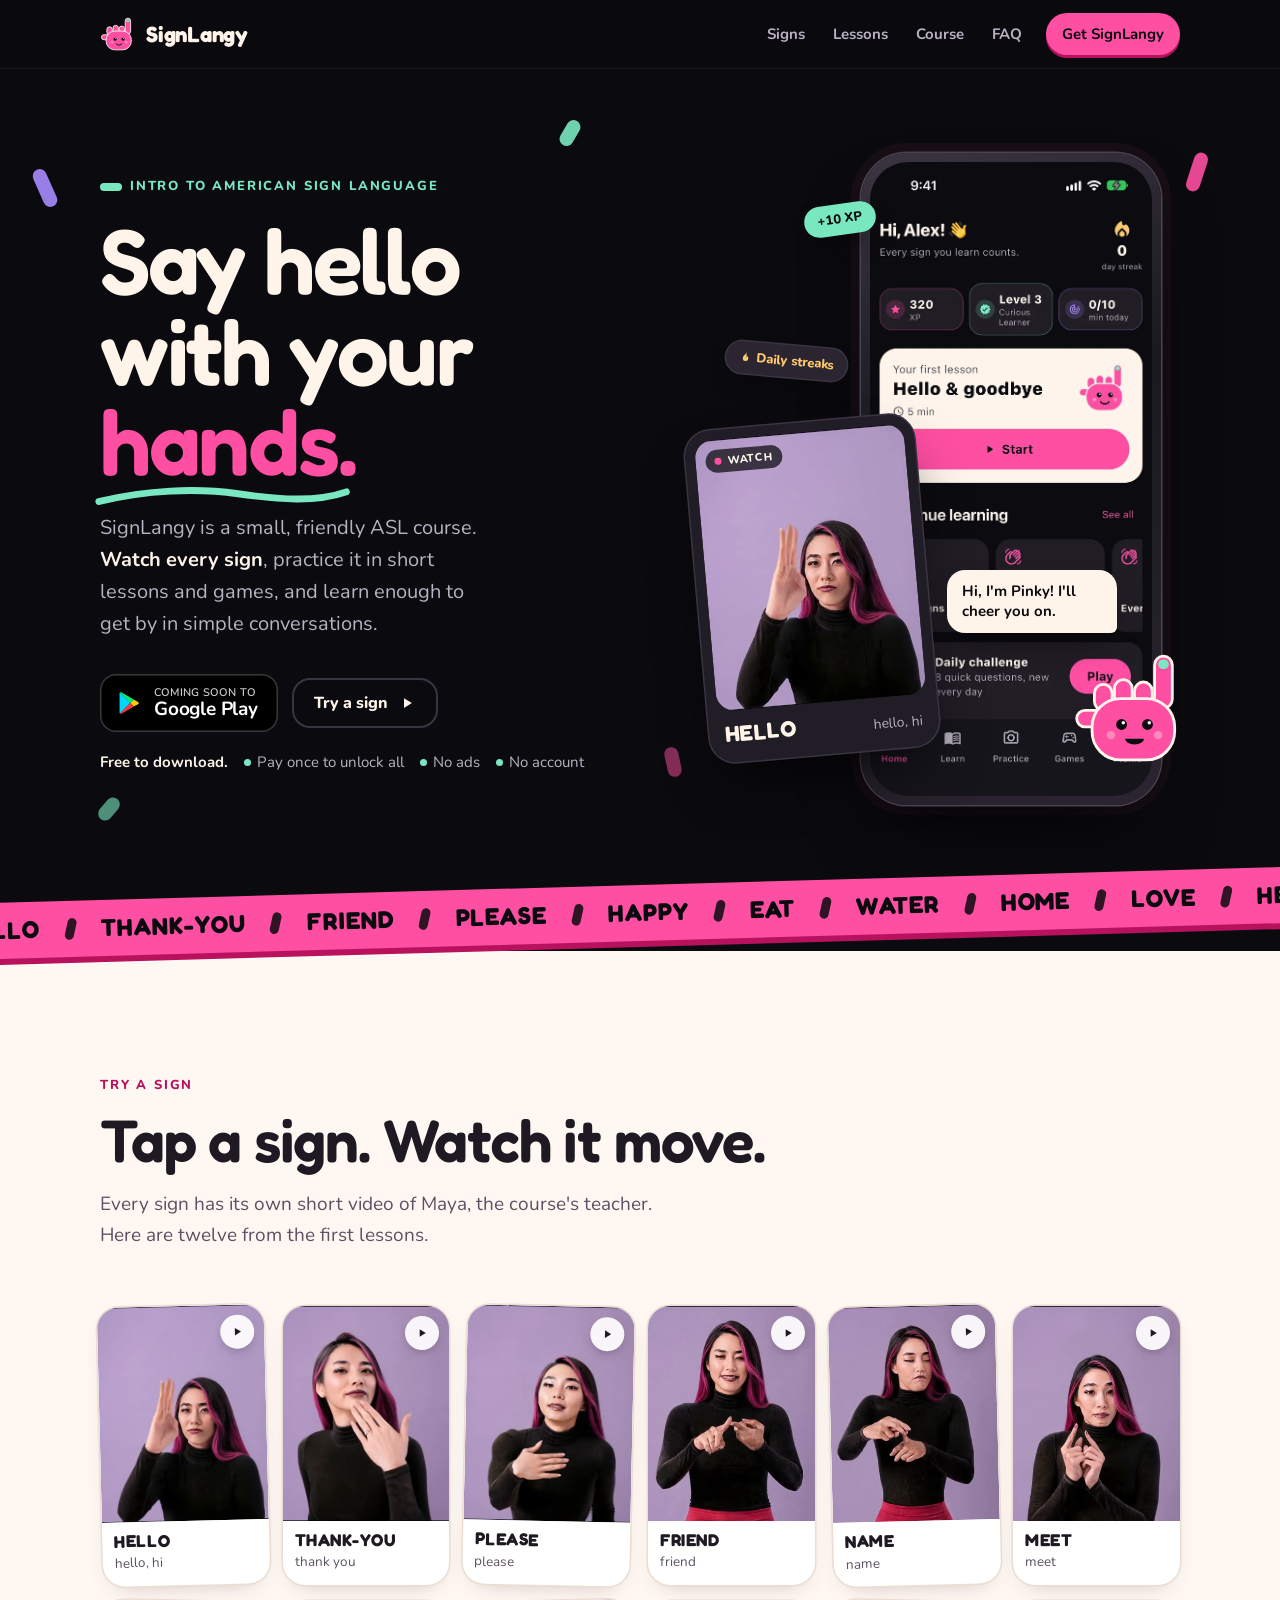
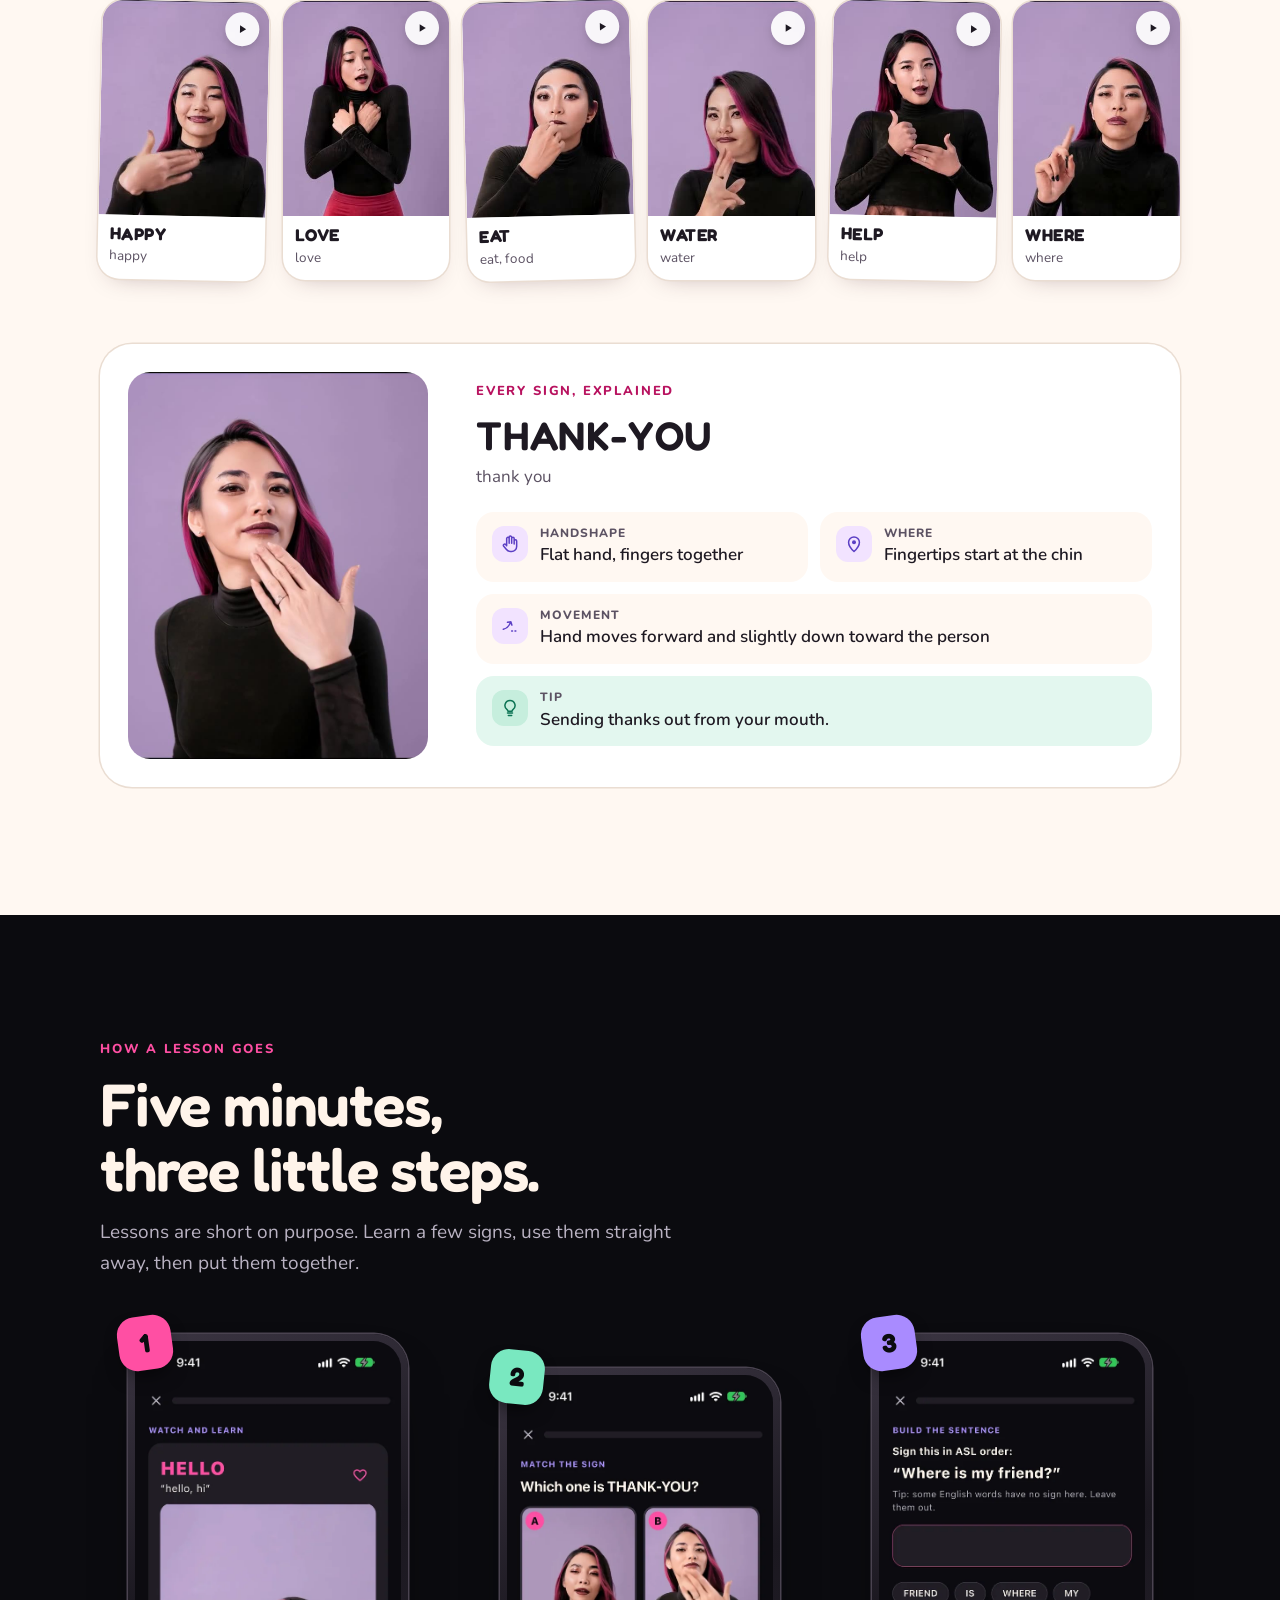
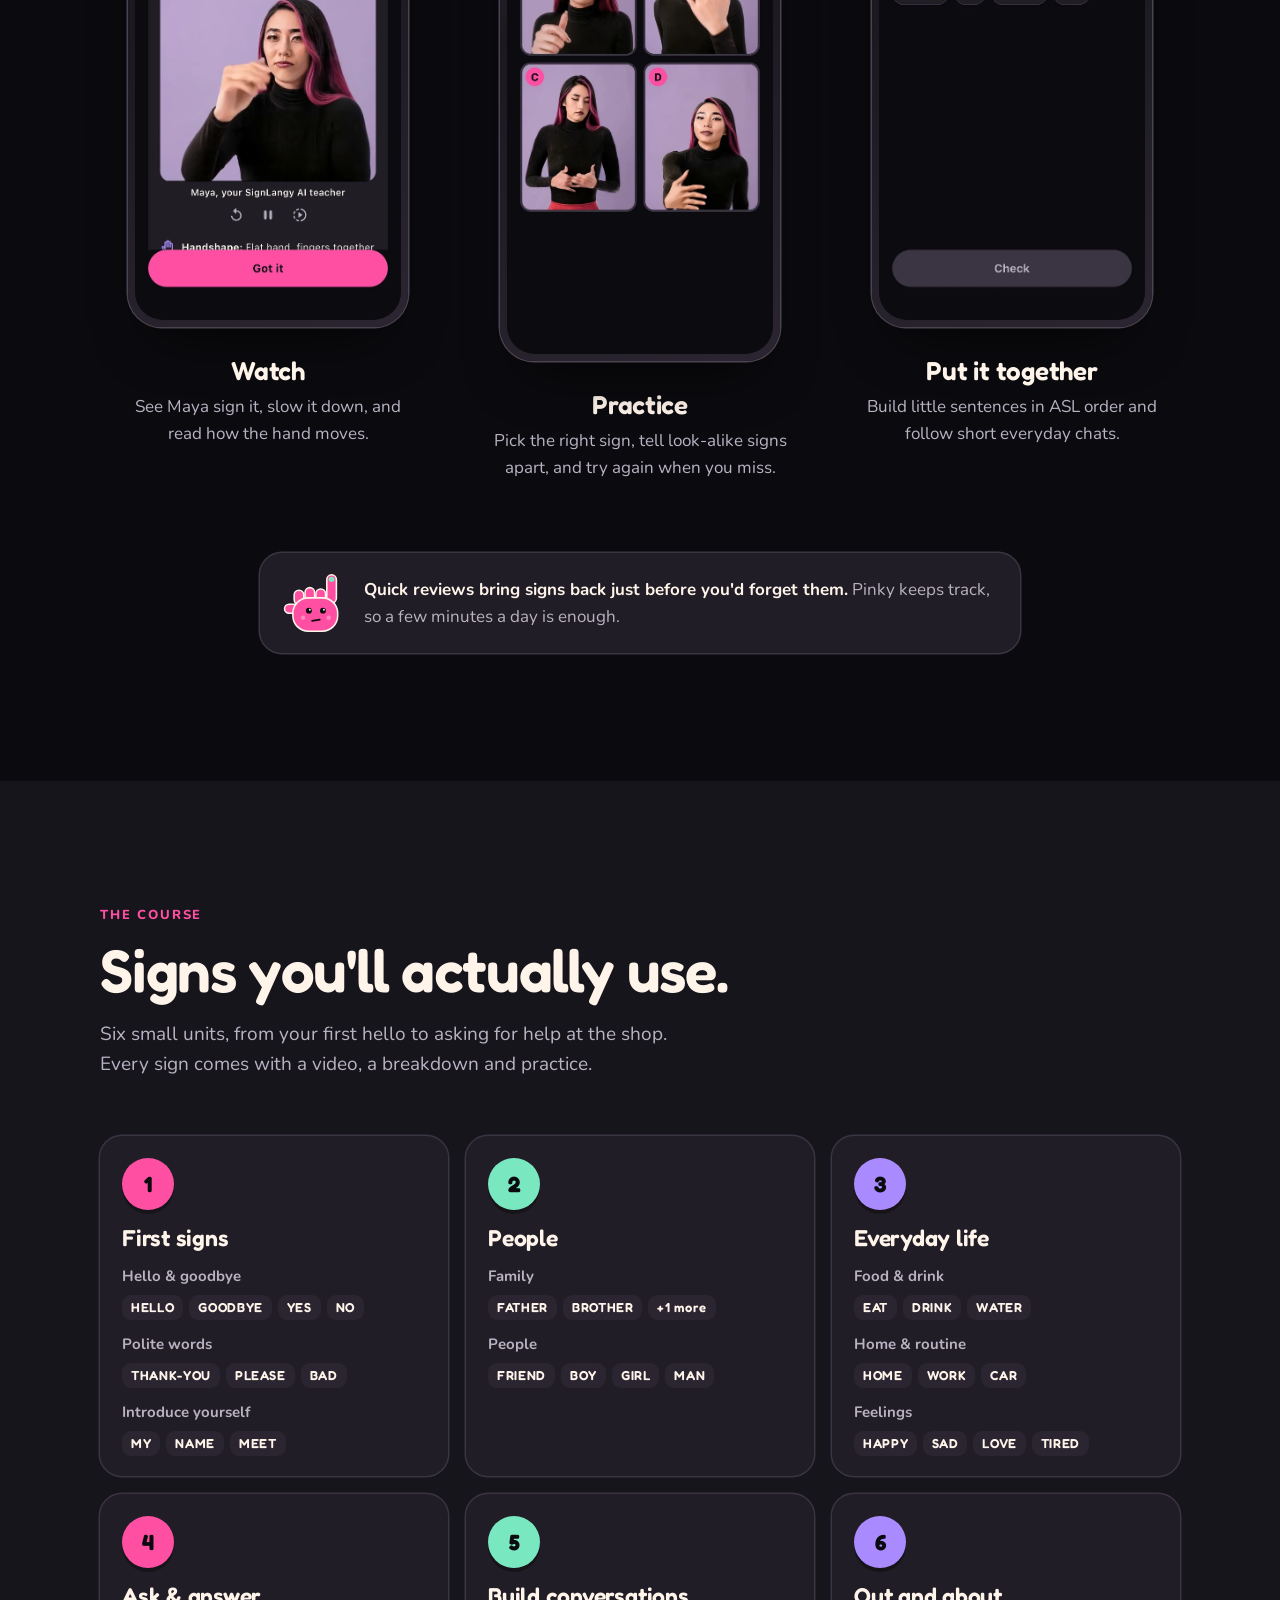
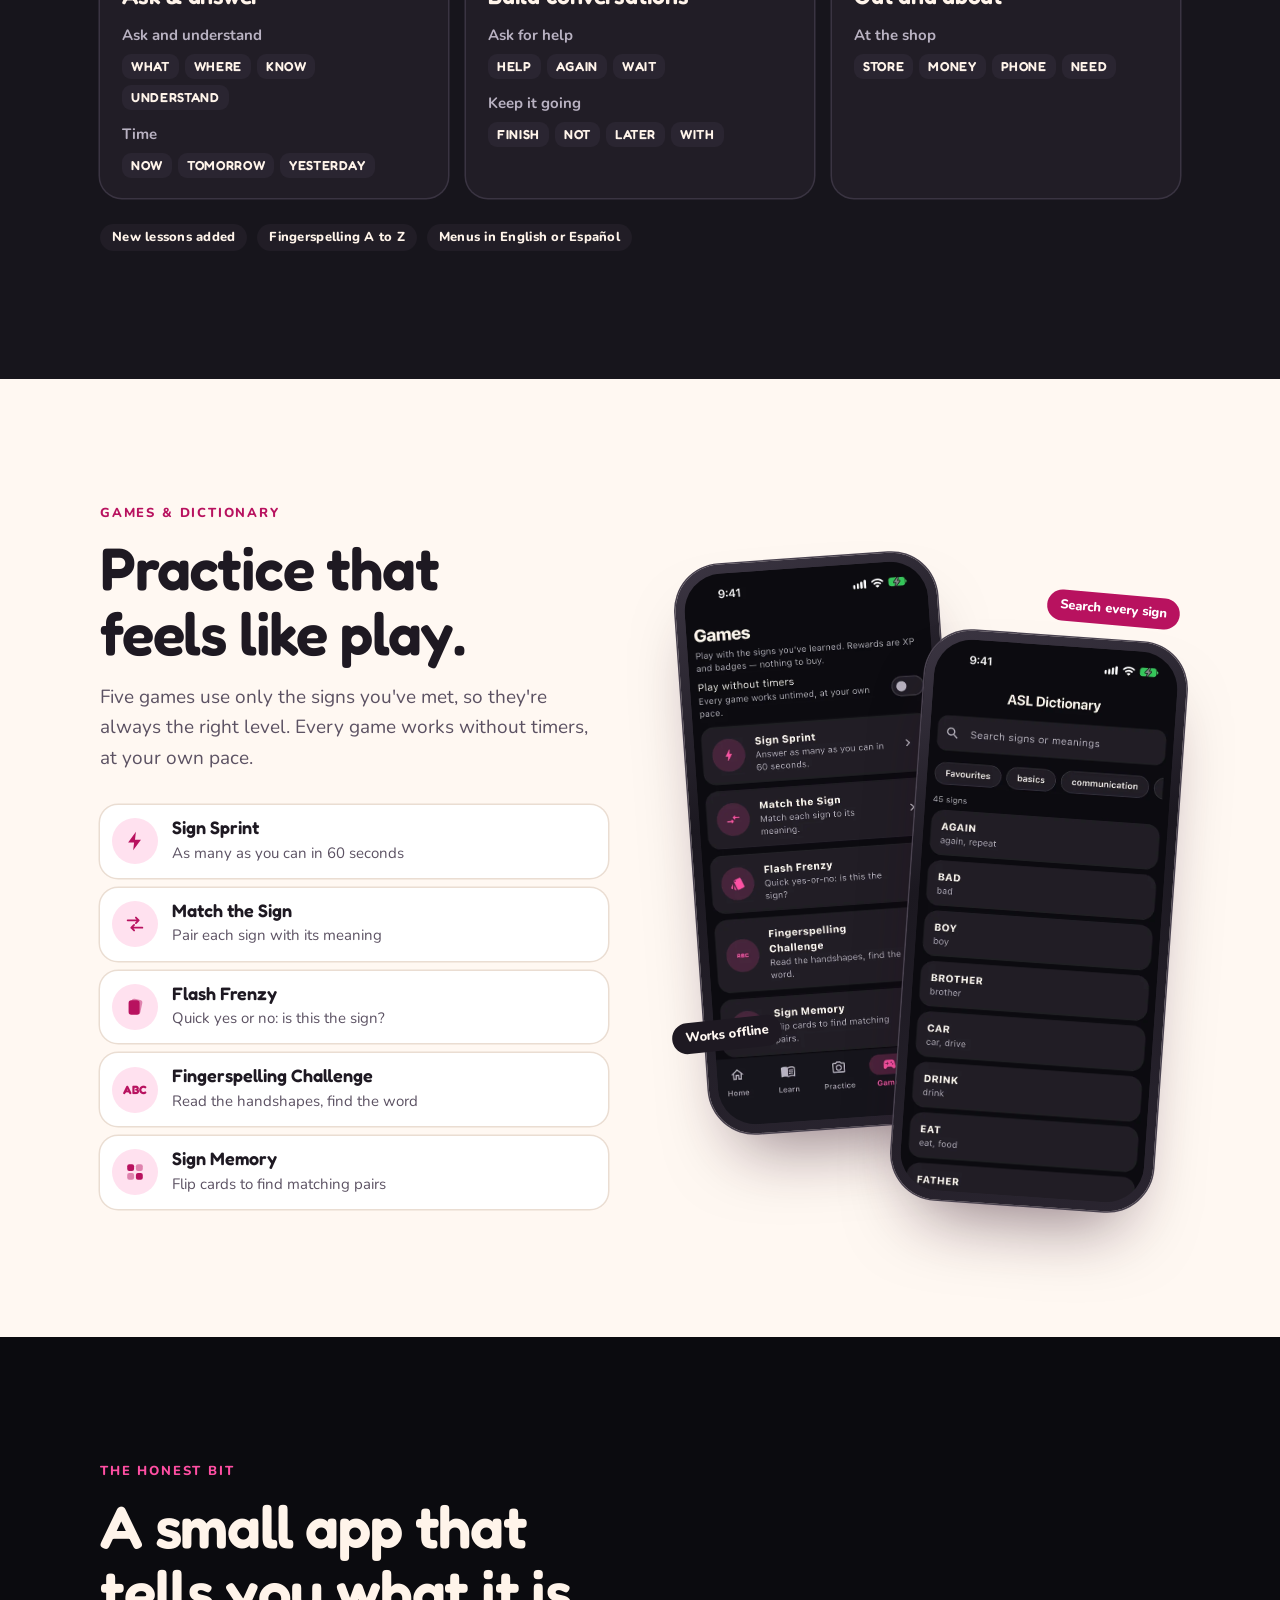
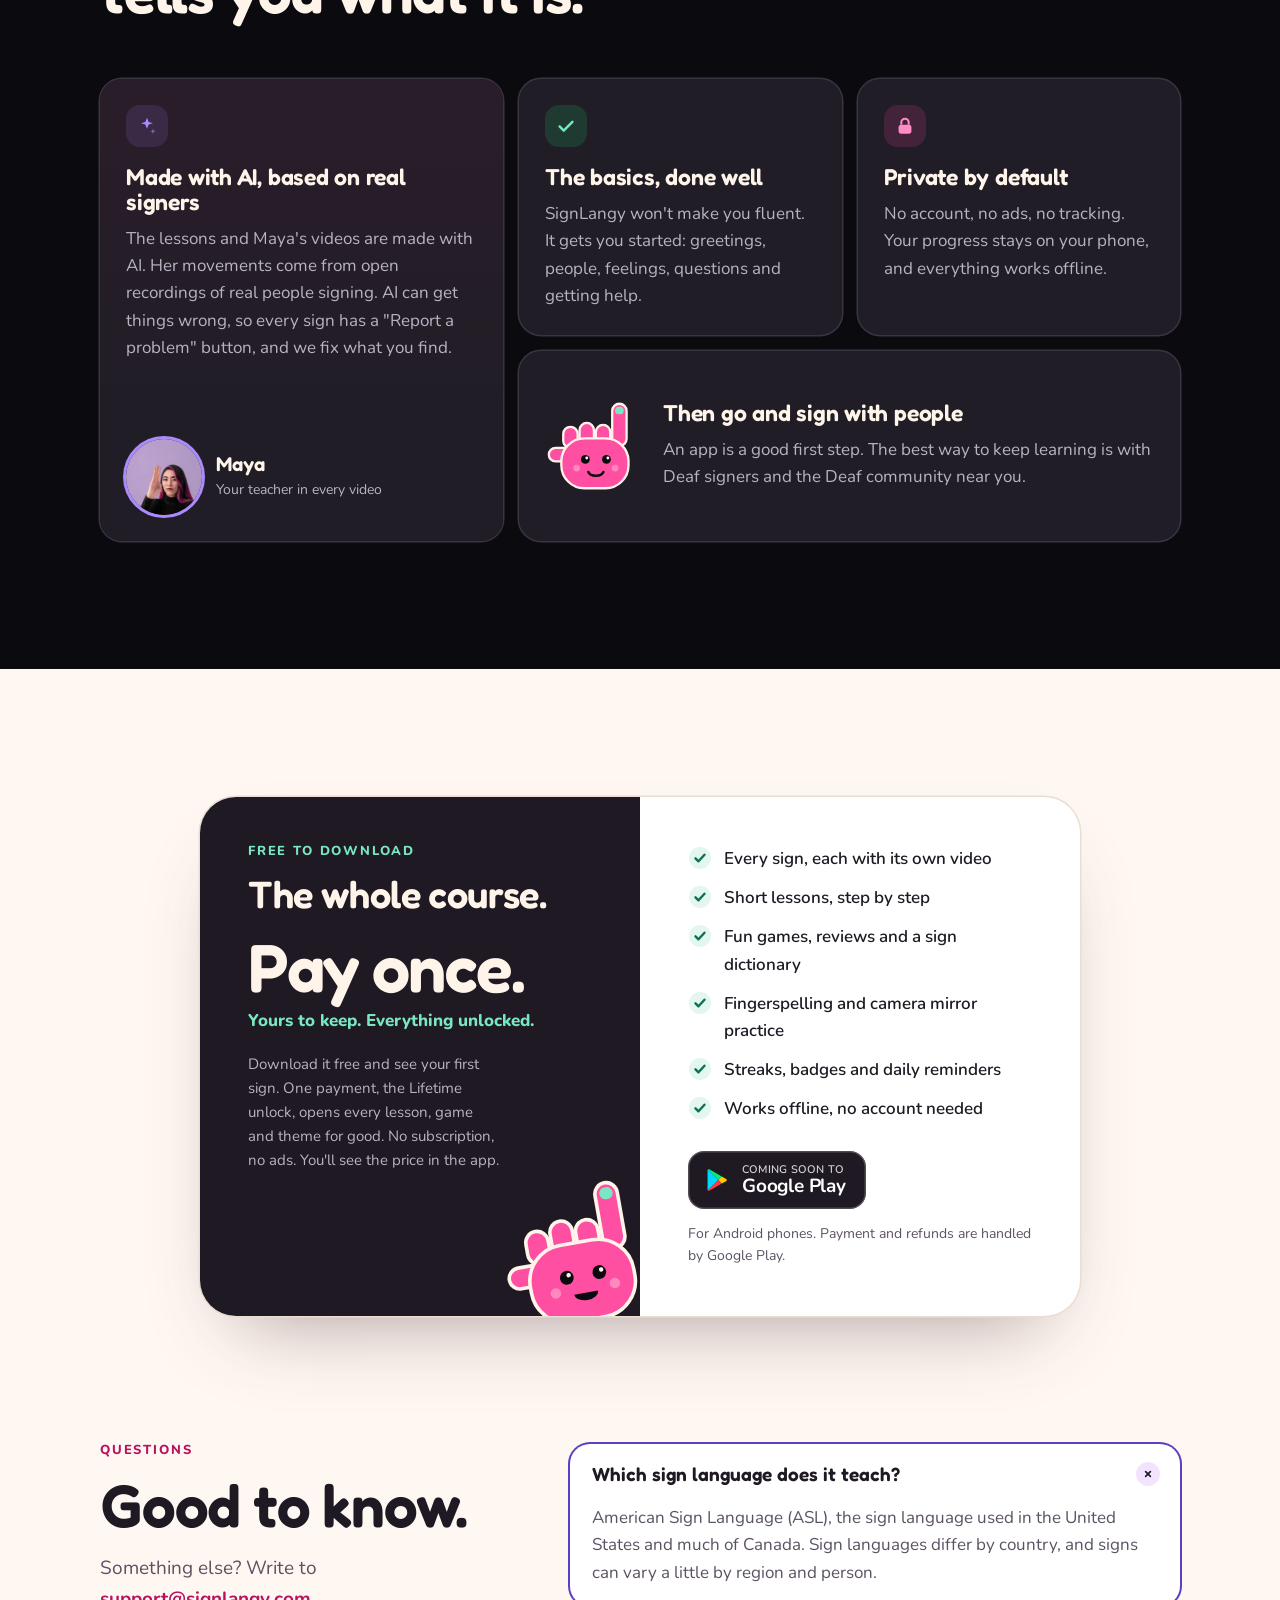
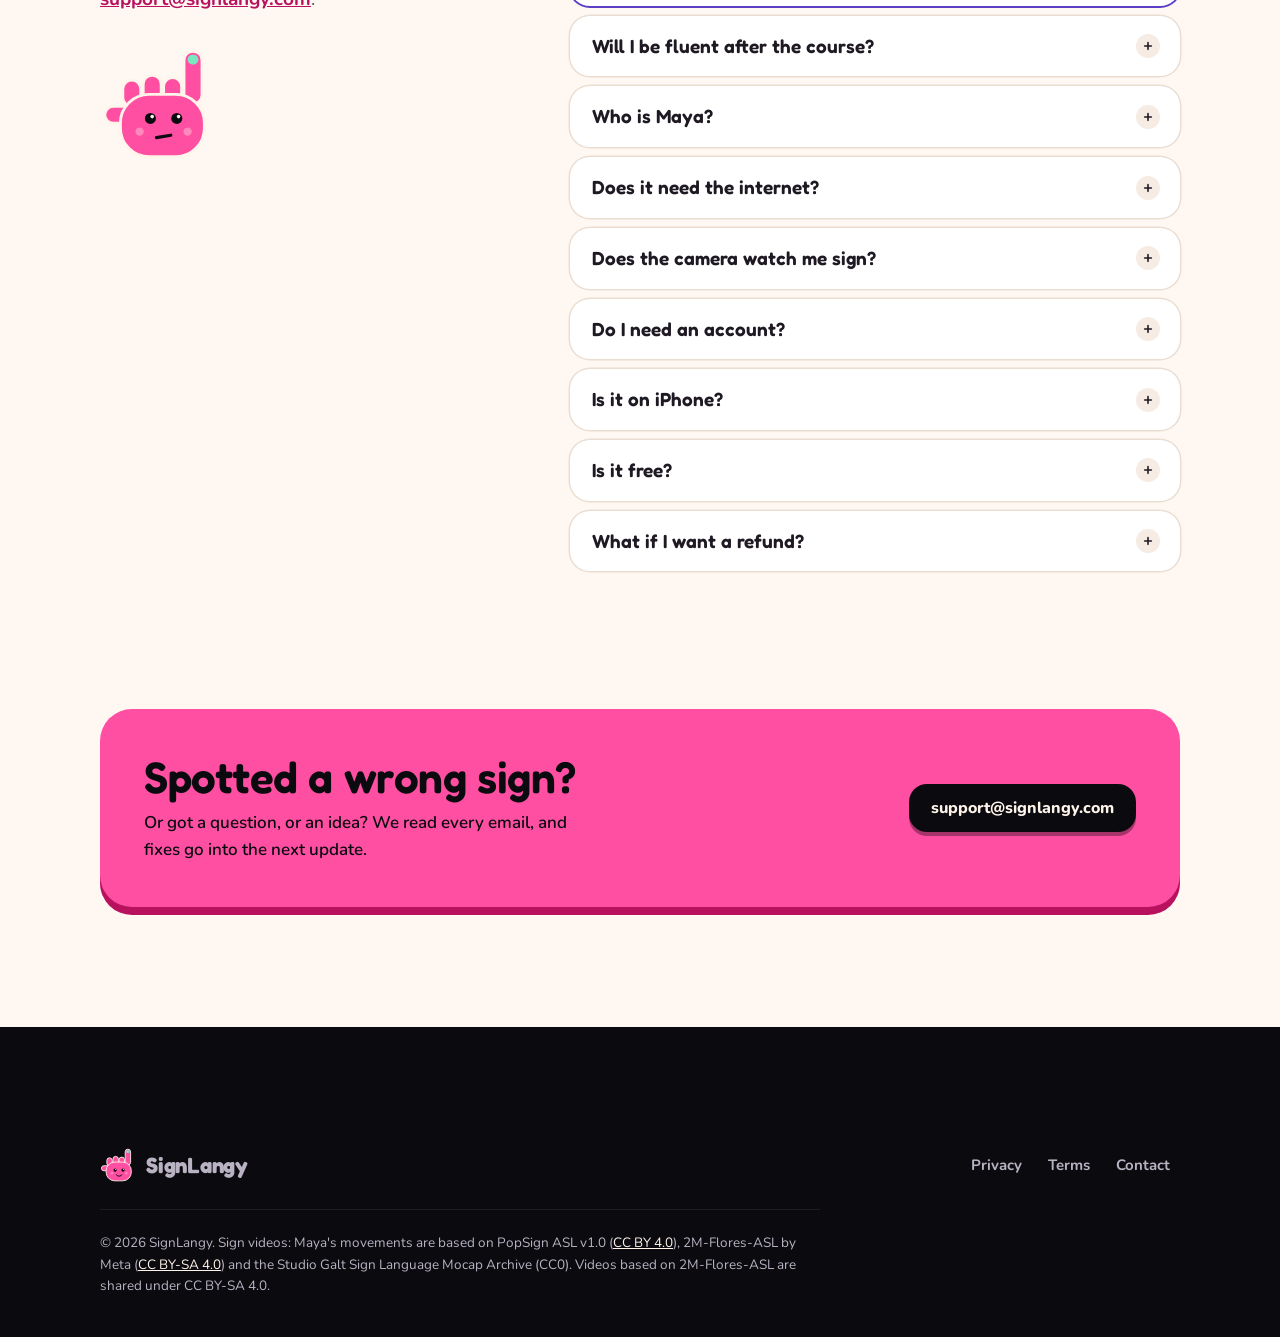
<file: index.html>
<!doctype html>
<html lang="en">
<head>
<meta charset="utf-8">
<meta name="viewport" content="width=device-width, initial-scale=1">
<title>SignLangy: learn your first ASL signs</title>
<meta name="description" content="A friendly little course in American Sign Language. Everyday signs, a video for every sign, short lessons and games. Learn the basics to get by in simple conversations. Free to download, one payment unlocks everything.">
<meta name="theme-color" content="#0B0B0F">
<link rel="canonical" href="https://signlangy.com/">
<meta property="og:type" content="website">
<meta property="og:site_name" content="SignLangy">
<meta property="og:title" content="SignLangy: learn your first ASL signs">
<meta property="og:description" content="Everyday ASL signs, a video for every sign, short lessons and games. Free to download, one payment unlocks everything.">
<meta property="og:image" content="https://signlangy.com/img/og.png">
<meta property="og:url" content="https://signlangy.com/">
<meta name="twitter:card" content="summary_large_image">
<link rel="icon" type="image/png" href="/favicon.png">
<link rel="apple-touch-icon" href="/apple-touch-icon.png">
<link rel="preconnect" href="https://fonts.googleapis.com">
<link rel="preconnect" href="https://fonts.gstatic.com" crossorigin>
<link href="https://fonts.googleapis.com/css2?family=Fredoka:wght@500;600;700&family=Nunito:wght@400;600;700;800&display=swap" rel="stylesheet">
<link rel="stylesheet" href="/style.css">
<script>document.documentElement.classList.add('js')</script>
<script type="application/ld+json">
{"@context":"https://schema.org","@type":"MobileApplication","name":"SignLangy: Intro to ASL","operatingSystem":"Android","applicationCategory":"EducationalApplication","url":"https://signlangy.com/"}
</script>
</head>
<body>

<!-- Pinky, drawn from the same shapes as the app's mascot -->
<svg width="0" height="0" style="position:absolute" aria-hidden="true">
  <defs>
    <g id="pk-body">
      <g fill="#FF4FA3" stroke="#FFF4EA" stroke-width="2.4">
        <rect x="70" y="6" width="15" height="44" rx="7.5"/>
        <rect x="53" y="28" width="15" height="22" rx="7.5"/>
        <rect x="36" y="26" width="15" height="24" rx="7.5"/>
        <rect x="19" y="30" width="15" height="22" rx="7.5"/>
        <rect x="4" y="52" width="26" height="14" rx="7"/>
        <rect x="17" y="42" width="70" height="52" rx="24"/>
      </g>
      <rect x="73" y="9" width="9" height="8" rx="4" fill="#79E8C0"/>
      <circle cx="33" cy="73" r="3.5" fill="#FFF4EA" fill-opacity=".35"/>
      <circle cx="73" cy="73" r="3.5" fill="#FFF4EA" fill-opacity=".35"/>
    </g>
    <g id="pk-eyes">
      <circle cx="42" cy="64" r="4.6" fill="#0B0B0F"/><circle cx="64" cy="64" r="4.6" fill="#0B0B0F"/>
      <circle cx="43.5" cy="62.5" r="1.5" fill="#FFF4EA"/><circle cx="65.5" cy="62.5" r="1.5" fill="#FFF4EA"/>
    </g>
    <symbol id="pinky" viewBox="0 0 100 100">
      <use href="#pk-body"/><use href="#pk-eyes"/>
      <path d="M60.84 76.99A8 5 0 0 1 45.16 76.99" fill="none" stroke="#0B0B0F" stroke-width="2.6" stroke-linecap="round"/>
    </symbol>
    <symbol id="pinky-cheer" viewBox="0 0 100 100">
      <use href="#pk-body"/><use href="#pk-eyes"/>
      <path d="M61 76A8 5 0 0 1 45 76Z" fill="#0B0B0F"/>
    </symbol>
    <symbol id="pinky-think" viewBox="0 0 100 100">
      <use href="#pk-body"/>
      <circle cx="42" cy="62" r="4.6" fill="#0B0B0F"/><circle cx="64" cy="62" r="4.6" fill="#0B0B0F"/>
      <circle cx="43.5" cy="60.5" r="1.5" fill="#FFF4EA"/><circle cx="65.5" cy="60.5" r="1.5" fill="#FFF4EA"/>
      <path d="M47 78 59 76" stroke="#0B0B0F" stroke-width="2.6" stroke-linecap="round"/>
    </symbol>
    <symbol id="gplay" viewBox="0 0 24 24">
      <path fill="#00D7FE" d="M3.6 2.3c-.2.2-.3.6-.3 1v17.4c0 .4.1.8.3 1l9.6-9.7L3.6 2.3z"/>
      <path fill="#FFCE00" d="M16.4 15.2 13.2 12l3.2-3.2 3.9 2.2c1.1.6 1.1 1.6 0 2.2l-3.9 2z"/>
      <path fill="#FF3A44" d="M16.4 15.2 13.2 12l-9.6 9.7c.4.4 1 .4 1.7 0l11.1-6.5z"/>
      <path fill="#00F076" d="M16.4 8.8 5.3 2.3c-.7-.4-1.3-.4-1.7 0l9.6 9.7 3.2-3.2z"/>
    </symbol>
    <symbol id="i-play" viewBox="0 0 24 24"><path d="M8 5.5v13l10.5-6.5z" fill="currentColor"/></symbol>
    <symbol id="i-pause" viewBox="0 0 24 24"><rect x="6" y="5" width="4.2" height="14" rx="1.5" fill="currentColor"/><rect x="13.8" y="5" width="4.2" height="14" rx="1.5" fill="currentColor"/></symbol>
    <symbol id="i-check" viewBox="0 0 24 24"><circle cx="12" cy="12" r="11" fill="#E3F7EF"/><path d="m7.5 12.3 3 3 6-6.6" fill="none" stroke="#0B7353" stroke-width="2.4" stroke-linecap="round" stroke-linejoin="round"/></symbol>
  </defs>
</svg>

<header class="top">
  <div class="wrap">
    <a class="brand" href="/" aria-label="SignLangy home"><svg aria-hidden="true"><use href="#pinky"/></svg>SignLangy</a>
    <nav class="nav" aria-label="Main">
      <a href="#signs">Signs</a>
      <a href="#lessons">Lessons</a>
      <a href="#course">Course</a>
      <a href="#faq">FAQ</a>
      <a class="pill" href="#get">Get SignLangy</a>
    </nav>
  </div>
</header>

<main>
  <!-- HERO -->
  <div class="hero">
    <div class="confetti" aria-hidden="true">
      <i style="left:3%;top:12%;background:#A98BFF;transform:rotate(-24deg)"></i>
      <i style="left:44%;top:6%;background:#79E8C0;transform:rotate(30deg);height:28px"></i>
      <i style="left:52%;top:82%;background:#FF4FA3;transform:rotate(-12deg);height:30px;opacity:.5"></i>
      <i style="left:93%;top:10%;background:#FF4FA3;transform:rotate(18deg)"></i>
      <i style="left:8%;top:88%;background:#79E8C0;transform:rotate(40deg);height:26px;opacity:.6"></i>
    </div>
    <div class="wrap">
      <div class="reveal">
        <p class="eyebrow">Intro to American Sign Language</p>
        <h1>Say hello<br>with your <span class="hands">hands.<svg viewBox="0 0 300 30" preserveAspectRatio="none" aria-hidden="true"><path d="M4 20C60 8 120 6 168 12s92 9 128-2" fill="none" stroke="#79E8C0" stroke-width="7" stroke-linecap="round"/></svg></span></h1>
        <p class="lede">SignLangy is a small, friendly ASL course. <strong>Watch every sign</strong>, practice it in short lessons and games, and learn enough to get by in simple conversations.</p>
        <div class="cta-row">
          <span class="store" role="img" aria-label="Coming soon to Google Play"><svg aria-hidden="true"><use href="#gplay"/></svg><span><small>Coming soon to</small>Google Play</span></span>
          <a class="btn ghost" href="#signs">Try a sign <svg width="18" height="18" aria-hidden="true"><use href="#i-play"/></svg></a>
        </div>
        <p class="price-note"><b>Free to download.</b> <span>Pay once to unlock all</span> <span>No ads</span> <span>No account</span></p>
      </div>

      <div class="stage reveal" aria-label="SignLangy on a phone, with a sign video">
        <div class="phone"><img src="/img/screen-home.webp" width="1206" height="2622" alt="The SignLangy home screen with today's lesson and a streak"></div>
        <figure class="signcard-float" style="margin:0">
          <span class="live">Watch</span>
          <video class="autoplay" src="/video/hello.mp4" poster="/video/hello.jpg" muted loop playsinline preload="metadata" aria-label="Maya signing HELLO"></video>
          <figcaption class="gl"><b>HELLO</b><i>hello, hi</i></figcaption>
        </figure>
        <span class="sticker xp">+10 XP</span>
        <span class="sticker streak"><svg viewBox="0 0 24 24" aria-hidden="true"><path fill="#FFC96B" d="M12.6 2.5c.4 3-1.6 4.6-3 6.2C8 10.4 7 12 7 14.3A5 5 0 0 0 12 19.5a5 5 0 0 0 5-5.1c0-1.8-.8-3.4-2-4.8.1 1.6-.5 2.8-1.6 3.4.5-3.6-.4-7.4-.8-10.5z"/></svg>Daily streaks</span>
        <p class="bubble">Hi, I'm Pinky! I'll cheer you on.</p>
        <svg class="pinky-hero" viewBox="0 0 100 100" role="img" aria-label="Pinky, the SignLangy mascot, waving"><use href="#pinky-cheer"/></svg>
      </div>
    </div>
  </div>

  <!-- RIBBON -->
  <div class="ribbon-wrap" aria-hidden="true">
  <div class="ribbon">
    <div class="track">
      <ul><li>HELLO</li><li>THANK-YOU</li><li>FRIEND</li><li>PLEASE</li><li>HAPPY</li><li>EAT</li><li>WATER</li><li>HOME</li><li>LOVE</li><li>HELP</li><li>WHERE</li><li>TOMORROW</li><li>NAME</li><li>MEET</li><li>AGAIN</li></ul>
      <ul><li>HELLO</li><li>THANK-YOU</li><li>FRIEND</li><li>PLEASE</li><li>HAPPY</li><li>EAT</li><li>WATER</li><li>HOME</li><li>LOVE</li><li>HELP</li><li>WHERE</li><li>TOMORROW</li><li>NAME</li><li>MEET</li><li>AGAIN</li></ul>
    </div>
  </div>
  </div>

  <!-- TRY A SIGN -->
  <section id="signs" class="day">
    <div class="wrap">
      <div class="head-row reveal">
        <div>
          <span class="kicker">Try a sign</span>
          <h2 class="h2">Tap a sign. Watch it move.</h2>
          <p class="sub">Every sign has its own short video of Maya, the course's teacher. Here are twelve from the first lessons.</p>
        </div>
      </div>

      <div class="signs reveal">
        <button class="sign" type="button" aria-pressed="false"><video src="/video/hello.mp4" poster="/video/hello.jpg" muted loop playsinline preload="none"></video><span class="play" aria-hidden="true"><svg class="go"><use href="#i-play"/></svg><svg class="pause"><use href="#i-pause"/></svg></span><span class="meta"><b>HELLO</b><i>hello, hi</i></span></button>
        <button class="sign" type="button" aria-pressed="false"><video src="/video/thank-you.mp4" poster="/video/thank-you.jpg" muted loop playsinline preload="none"></video><span class="play" aria-hidden="true"><svg class="go"><use href="#i-play"/></svg><svg class="pause"><use href="#i-pause"/></svg></span><span class="meta"><b>THANK-YOU</b><i>thank you</i></span></button>
        <button class="sign" type="button" aria-pressed="false"><video src="/video/please.mp4" poster="/video/please.jpg" muted loop playsinline preload="none"></video><span class="play" aria-hidden="true"><svg class="go"><use href="#i-play"/></svg><svg class="pause"><use href="#i-pause"/></svg></span><span class="meta"><b>PLEASE</b><i>please</i></span></button>
        <button class="sign" type="button" aria-pressed="false"><video src="/video/friend.mp4" poster="/video/friend.jpg" muted loop playsinline preload="none"></video><span class="play" aria-hidden="true"><svg class="go"><use href="#i-play"/></svg><svg class="pause"><use href="#i-pause"/></svg></span><span class="meta"><b>FRIEND</b><i>friend</i></span></button>
        <button class="sign" type="button" aria-pressed="false"><video src="/video/name.mp4" poster="/video/name.jpg" muted loop playsinline preload="none"></video><span class="play" aria-hidden="true"><svg class="go"><use href="#i-play"/></svg><svg class="pause"><use href="#i-pause"/></svg></span><span class="meta"><b>NAME</b><i>name</i></span></button>
        <button class="sign" type="button" aria-pressed="false"><video src="/video/meet.mp4" poster="/video/meet.jpg" muted loop playsinline preload="none"></video><span class="play" aria-hidden="true"><svg class="go"><use href="#i-play"/></svg><svg class="pause"><use href="#i-pause"/></svg></span><span class="meta"><b>MEET</b><i>meet</i></span></button>
        <button class="sign" type="button" aria-pressed="false"><video src="/video/happy.mp4" poster="/video/happy.jpg" muted loop playsinline preload="none"></video><span class="play" aria-hidden="true"><svg class="go"><use href="#i-play"/></svg><svg class="pause"><use href="#i-pause"/></svg></span><span class="meta"><b>HAPPY</b><i>happy</i></span></button>
        <button class="sign" type="button" aria-pressed="false"><video src="/video/love.mp4" poster="/video/love.jpg" muted loop playsinline preload="none"></video><span class="play" aria-hidden="true"><svg class="go"><use href="#i-play"/></svg><svg class="pause"><use href="#i-pause"/></svg></span><span class="meta"><b>LOVE</b><i>love</i></span></button>
        <button class="sign" type="button" aria-pressed="false"><video src="/video/eat.mp4" poster="/video/eat.jpg" muted loop playsinline preload="none"></video><span class="play" aria-hidden="true"><svg class="go"><use href="#i-play"/></svg><svg class="pause"><use href="#i-pause"/></svg></span><span class="meta"><b>EAT</b><i>eat, food</i></span></button>
        <button class="sign" type="button" aria-pressed="false"><video src="/video/water.mp4" poster="/video/water.jpg" muted loop playsinline preload="none"></video><span class="play" aria-hidden="true"><svg class="go"><use href="#i-play"/></svg><svg class="pause"><use href="#i-pause"/></svg></span><span class="meta"><b>WATER</b><i>water</i></span></button>
        <button class="sign" type="button" aria-pressed="false"><video src="/video/help.mp4" poster="/video/help.jpg" muted loop playsinline preload="none"></video><span class="play" aria-hidden="true"><svg class="go"><use href="#i-play"/></svg><svg class="pause"><use href="#i-pause"/></svg></span><span class="meta"><b>HELP</b><i>help</i></span></button>
        <button class="sign" type="button" aria-pressed="false"><video src="/video/where.mp4" poster="/video/where.jpg" muted loop playsinline preload="none"></video><span class="play" aria-hidden="true"><svg class="go"><use href="#i-play"/></svg><svg class="pause"><use href="#i-pause"/></svg></span><span class="meta"><b>WHERE</b><i>where</i></span></button>
      </div>

      <article class="anatomy reveal" aria-labelledby="hello-title">
        <video class="autoplay" src="/video/thank-you-hd.mp4" poster="/video/thank-you-hd.jpg" muted loop playsinline preload="none" aria-label="Maya signing THANK-YOU"></video>
        <div>
          <span class="kicker">Every sign, explained</span>
          <h3 id="hello-title">THANK-YOU</h3>
          <p class="means">thank you</p>
          <div class="parts">
            <div class="part"><span class="ic"><svg viewBox="0 0 24 24" aria-hidden="true"><path d="M8 13V5.5a1.5 1.5 0 0 1 3 0V11m0-1V4a1.5 1.5 0 0 1 3 0v7m0-5.5a1.5 1.5 0 0 1 3 0V12m0-3.5a1.5 1.5 0 0 1 3 0V15a6 6 0 0 1-6 6h-1.5a6 6 0 0 1-5-2.7L4.2 14.4a1.6 1.6 0 0 1 2.6-1.8L8 14" fill="none" stroke="currentColor" stroke-width="1.8" stroke-linecap="round" stroke-linejoin="round"/></svg></span><div><small>Handshape</small><p>Flat hand, fingers together</p></div></div>
            <div class="part"><span class="ic"><svg viewBox="0 0 24 24" aria-hidden="true"><path d="M12 21s-6.5-5.6-6.5-11a6.5 6.5 0 0 1 13 0c0 5.4-6.5 11-6.5 11z" fill="none" stroke="currentColor" stroke-width="1.8" stroke-linejoin="round"/><circle cx="12" cy="10" r="2.4" fill="currentColor"/></svg></span><div><small>Where</small><p>Fingertips start at the chin</p></div></div>
            <div class="part wide"><span class="ic"><svg viewBox="0 0 24 24" aria-hidden="true"><path d="M4 16c4-1 7-4 9-9m0 0-4 .6M13 7l1.2 3.9" fill="none" stroke="currentColor" stroke-width="1.8" stroke-linecap="round" stroke-linejoin="round"/><path d="M14 18h6" stroke="currentColor" stroke-width="1.8" stroke-linecap="round" stroke-dasharray="1 3"/></svg></span><div><small>Movement</small><p>Hand moves forward and slightly down toward the person</p></div></div>
            <div class="part tip"><span class="ic"><svg viewBox="0 0 24 24" aria-hidden="true"><path d="M9 18h6m-5 3h4M12 3a6 6 0 0 0-3.5 10.9c.6.5 1 1.2 1 2V16h5v-.1c0-.8.4-1.5 1-2A6 6 0 0 0 12 3z" fill="none" stroke="currentColor" stroke-width="1.8" stroke-linecap="round" stroke-linejoin="round"/></svg></span><div><small>Tip</small><p>Sending thanks out from your mouth.</p></div></div>
          </div>
        </div>
      </article>
    </div>
  </section>

  <!-- LESSONS -->
  <section id="lessons">
    <div class="wrap">
      <div class="head-row reveal">
        <div>
          <span class="kicker">How a lesson goes</span>
          <h2 class="h2">Five minutes, three little steps.</h2>
          <p class="sub">Lessons are short on purpose. Learn a few signs, use them straight away, then put them together.</p>
        </div>
      </div>
      <div class="steps">
        <div class="step reveal">
          <span class="num">1</span>
          <div class="shot"><img src="/img/screen-watch.webp" width="1206" height="2622" loading="lazy" alt="A lesson screen playing the HELLO video with its handshape and movement"></div>
          <h3>Watch</h3>
          <p>See Maya sign it, slow it down, and read how the hand moves.</p>
        </div>
        <div class="step reveal">
          <span class="num">2</span>
          <div class="shot"><img src="/img/screen-match.webp" width="1206" height="2622" loading="lazy" alt="A practice question asking which sign means thank you"></div>
          <h3>Practice</h3>
          <p>Pick the right sign, tell look-alike signs apart, and try again when you miss.</p>
        </div>
        <div class="step reveal">
          <span class="num">3</span>
          <div class="shot"><img src="/img/screen-sentence.webp" width="1206" height="2622" loading="lazy" alt="Building an ASL sentence from sign tiles"></div>
          <h3>Put it together</h3>
          <p>Build little sentences in ASL order and follow short everyday chats.</p>
        </div>
      </div>
      <div class="review-note reveal">
        <svg viewBox="0 0 100 100" role="img" aria-label="Pinky thinking"><use href="#pinky-think"/></svg>
        <p><b>Quick reviews bring signs back just before you'd forget them.</b> Pinky keeps track, so a few minutes a day is enough.</p>
      </div>
    </div>
  </section>

  <!-- COURSE -->
  <section id="course" class="dark2">
    <div class="wrap">
      <div class="head-row reveal">
        <div>
          <span class="kicker">The course</span>
          <h2 class="h2">Signs you'll actually use.</h2>
          <p class="sub">Six small units, from your first hello to asking for help at the shop. Every sign comes with a video, a breakdown and practice.</p>
        </div>
      </div>
      <ol class="path reveal" style="list-style:none;margin:0;padding:0">
        <li class="unit"><span class="badge">1</span><h3>First signs</h3><ol>
          <li><span>Hello &amp; goodbye</span><div class="glosses"><em>HELLO</em><em>GOODBYE</em><em>YES</em><em>NO</em></div></li>
          <li><span>Polite words</span><div class="glosses"><em>THANK-YOU</em><em>PLEASE</em><em>BAD</em></div></li>
          <li><span>Introduce yourself</span><div class="glosses"><em>MY</em><em>NAME</em><em>MEET</em></div></li></ol></li>
        <li class="unit"><span class="badge">2</span><h3>People</h3><ol>
          <li><span>Family</span><div class="glosses"><em>FATHER</em><em>BROTHER</em><em>+1 more</em></div></li>
          <li><span>People</span><div class="glosses"><em>FRIEND</em><em>BOY</em><em>GIRL</em><em>MAN</em></div></li></ol></li>
        <li class="unit"><span class="badge">3</span><h3>Everyday life</h3><ol>
          <li><span>Food &amp; drink</span><div class="glosses"><em>EAT</em><em>DRINK</em><em>WATER</em></div></li>
          <li><span>Home &amp; routine</span><div class="glosses"><em>HOME</em><em>WORK</em><em>CAR</em></div></li>
          <li><span>Feelings</span><div class="glosses"><em>HAPPY</em><em>SAD</em><em>LOVE</em><em>TIRED</em></div></li></ol></li>
        <li class="unit"><span class="badge">4</span><h3>Ask &amp; answer</h3><ol>
          <li><span>Ask and understand</span><div class="glosses"><em>WHAT</em><em>WHERE</em><em>KNOW</em><em>UNDERSTAND</em></div></li>
          <li><span>Time</span><div class="glosses"><em>NOW</em><em>TOMORROW</em><em>YESTERDAY</em></div></li></ol></li>
        <li class="unit"><span class="badge">5</span><h3>Build conversations</h3><ol>
          <li><span>Ask for help</span><div class="glosses"><em>HELP</em><em>AGAIN</em><em>WAIT</em></div></li>
          <li><span>Keep it going</span><div class="glosses"><em>FINISH</em><em>NOT</em><em>LATER</em><em>WITH</em></div></li></ol></li>
        <li class="unit"><span class="badge">6</span><h3>Out and about</h3><ol>
          <li><span>At the shop</span><div class="glosses"><em>STORE</em><em>MONEY</em><em>PHONE</em><em>NEED</em></div></li></ol></li>
      </ol>
      <p class="course-foot reveal"><span class="chip">New lessons added</span><span class="chip">Fingerspelling A to Z</span><span class="chip">Menus in English or Español</span></p>
    </div>
  </section>

  <!-- GAMES -->
  <section class="day">
    <div class="wrap games">
      <div class="reveal">
        <span class="kicker">Games &amp; dictionary</span>
        <h2 class="h2">Practice that feels like play.</h2>
        <p class="sub">Five games use only the signs you've met, so they're always the right level. Every game works without timers, at your own pace.</p>
        <ul class="game-list">
          <li><span class="gi"><svg viewBox="0 0 24 24" aria-hidden="true"><path d="M13 2 4.5 13.5H11L10 22l8.5-11.5H12z" fill="currentColor"/></svg></span><div><b>Sign Sprint</b><span>As many as you can in 60 seconds</span></div></li>
          <li><span class="gi"><svg viewBox="0 0 24 24" aria-hidden="true"><path d="M4 8h12m0 0-3-3m3 3-3 3M20 16H8m0 0 3-3m-3 3 3 3" fill="none" stroke="currentColor" stroke-width="2" stroke-linecap="round" stroke-linejoin="round"/></svg></span><div><b>Match the Sign</b><span>Pair each sign with its meaning</span></div></li>
          <li><span class="gi"><svg viewBox="0 0 24 24" aria-hidden="true"><rect x="7" y="3.5" width="12" height="16" rx="3" transform="rotate(12 13 11.5)" fill="currentColor" opacity=".45"/><rect x="5" y="4.5" width="12" height="16" rx="3" fill="currentColor"/></svg></span><div><b>Flash Frenzy</b><span>Quick yes or no: is this the sign?</span></div></li>
          <li><span class="gi" style="font:800 12px/1 var(--display)">ABC</span><div><b>Fingerspelling Challenge</b><span>Read the handshapes, find the word</span></div></li>
          <li><span class="gi"><svg viewBox="0 0 24 24" aria-hidden="true"><rect x="3.5" y="3.5" width="7.5" height="7.5" rx="2.2" fill="currentColor"/><rect x="13" y="3.5" width="7.5" height="7.5" rx="2.2" fill="currentColor" opacity=".45"/><rect x="3.5" y="13" width="7.5" height="7.5" rx="2.2" fill="currentColor" opacity=".45"/><rect x="13" y="13" width="7.5" height="7.5" rx="2.2" fill="currentColor"/></svg></span><div><b>Sign Memory</b><span>Flip cards to find matching pairs</span></div></li>
        </ul>
      </div>
      <div class="duo reveal">
        <div class="phone a"><img src="/img/screen-games.webp" width="1206" height="2622" loading="lazy" alt="The Games tab with Sign Sprint, Match the Sign and more"></div>
        <div class="phone b"><img src="/img/screen-dictionary.webp" width="1206" height="2622" loading="lazy" alt="The searchable sign dictionary"></div>
        <span class="label l1">Works offline</span>
        <span class="label l2">Search every sign</span>
      </div>
    </div>
  </section>

  <!-- HONEST -->
  <section>
    <div class="wrap">
      <div class="head-row reveal">
        <div>
          <span class="kicker">The honest bit</span>
          <h2 class="h2">A small app that tells you what it is.</h2>
        </div>
      </div>
      <div class="bento">
        <div class="tile big reveal">
          <div>
            <span class="mark" style="background:#3A2A46;color:#A98BFF"><svg viewBox="0 0 24 24" aria-hidden="true"><path d="M12 3l1.8 4.6L18.5 9l-4.7 1.4L12 15l-1.8-4.6L5.5 9l4.7-1.4z" fill="currentColor"/><path d="M18.5 15l.8 2 2 .8-2 .8-.8 2-.8-2-2-.8 2-.8z" fill="currentColor" opacity=".6"/></svg></span>
            <h3>Made with AI, based on real signers</h3>
            <p>The lessons and Maya's videos are made with AI. Her movements come from open recordings of real people signing. AI can get things wrong, so every sign has a "Report a problem" button, and we fix what you find.</p>
          </div>
          <div class="who">
            <img src="/video/hello.jpg" width="360" height="464" alt="Maya, the SignLangy teacher">
            <div><b>Maya</b><small>Your teacher in every video</small></div>
          </div>
        </div>
        <div class="tile reveal">
          <span class="mark" style="background:#1F3A31;color:#79E8C0"><svg viewBox="0 0 24 24" aria-hidden="true"><path d="M5 12.5 9.5 17 19 7.5" fill="none" stroke="currentColor" stroke-width="2.6" stroke-linecap="round" stroke-linejoin="round"/></svg></span>
          <h3>The basics, done well</h3>
          <p>SignLangy won't make you fluent. It gets you started: greetings, people, feelings, questions and getting help.</p>
        </div>
        <div class="tile reveal">
          <span class="mark" style="background:#43233A;color:#FF8CC4"><svg viewBox="0 0 24 24" aria-hidden="true"><rect x="5" y="10.5" width="14" height="10" rx="3" fill="currentColor"/><path d="M8 10.5V8a4 4 0 0 1 8 0v2.5" fill="none" stroke="currentColor" stroke-width="2.2"/></svg></span>
          <h3>Private by default</h3>
          <p>No account, no ads, no tracking. Your progress stays on your phone, and everything works offline.</p>
        </div>
        <div class="tile wide reveal">
          <svg class="pk" viewBox="0 0 100 100" aria-hidden="true"><use href="#pinky"/></svg>
          <div>
            <h3>Then go and sign with people</h3>
            <p>An app is a good first step. The best way to keep learning is with Deaf signers and the Deaf community near you.</p>
          </div>
        </div>
      </div>
    </div>
  </section>

  <!-- PRICE -->
  <section id="get" class="day">
    <div class="wrap">
      <div class="price-card reveal">
        <div class="l">
          <span class="kicker" style="color:var(--mint)">Free to download</span>
          <h2 style="font-size:clamp(28px,3.4vw,38px)">The whole course.</h2>
          <p class="amount">Pay once.</p>
          <p class="once">Yours to keep. Everything unlocked.</p>
          <p class="small">Download it free and see your first sign. One payment, the Lifetime unlock, opens every lesson, game and theme for good. No subscription, no ads. You'll see the price in the app.</p>
          <svg class="pk" viewBox="0 0 100 100" aria-hidden="true"><use href="#pinky-cheer"/></svg>
        </div>
        <div class="r">
          <ul>
            <li><svg aria-hidden="true"><use href="#i-check"/></svg>Every sign, each with its own video</li>
            <li><svg aria-hidden="true"><use href="#i-check"/></svg>Short lessons, step by step</li>
            <li><svg aria-hidden="true"><use href="#i-check"/></svg>Fun games, reviews and a sign dictionary</li>
            <li><svg aria-hidden="true"><use href="#i-check"/></svg>Fingerspelling and camera mirror practice</li>
            <li><svg aria-hidden="true"><use href="#i-check"/></svg>Streaks, badges and daily reminders</li>
            <li><svg aria-hidden="true"><use href="#i-check"/></svg>Works offline, no account needed</li>
          </ul>
          <span class="store" role="img" aria-label="Coming soon to Google Play"><svg aria-hidden="true"><use href="#gplay"/></svg><span><small>Coming soon to</small>Google Play</span></span>
          <p class="fine">For Android phones. Payment and refunds are handled by Google Play.</p>
        </div>
      </div>
    </div>
  </section>

  <!-- FAQ -->
  <section id="faq" class="day" style="padding-top:0">
    <div class="wrap faq-grid">
      <div class="faq-side reveal">
        <span class="kicker">Questions</span>
        <h2 class="h2">Good to know.</h2>
        <p class="sub">Something else? Write to <a href="mailto:support@signlangy.com" style="color:var(--day-pink);font-weight:700">support@signlangy.com</a>.</p>
        <svg viewBox="0 0 100 100" aria-hidden="true"><use href="#pinky-think"/></svg>
      </div>
      <div class="reveal">
        <details open><summary>Which sign language does it teach?</summary><p>American Sign Language (ASL), the sign language used in the United States and much of Canada. Sign languages differ by country, and signs can vary a little by region and person.</p></details>
        <details><summary>Will I be fluent after the course?</summary><p>No, and we won't pretend otherwise. SignLangy teaches the basics: everyday signs, fingerspelling and simple sentences. That's enough to get by in short, simple conversations, and a good start for learning more.</p></details>
        <details><summary>Who is Maya?</summary><p>Maya is the AI teacher in every sign video. Her movements are based on open recordings of real people signing. If a sign ever looks wrong, tap "Report a problem" in the app and we'll look at it.</p></details>
        <details><summary>Does it need the internet?</summary><p>No. All the lessons and videos come with the app, so it works offline, on a plane or anywhere else.</p></details>
        <details><summary>Does the camera watch me sign?</summary><p>Camera practice works like a mirror, so you can see your own hands next to the sign. It doesn't record, save or send anything, and it doesn't grade you.</p></details>
        <details><summary>Do I need an account?</summary><p>No. Just open it and start. Your progress is saved on your phone. See the <a href="/privacy/">privacy policy</a>.</p></details>
        <details><summary>Is it on iPhone?</summary><p>SignLangy is coming to Google Play for Android first.</p></details>
        <details><summary>Is it free?</summary><p>It's free to download, and you can see your first sign for free. One payment, the Lifetime unlock, opens the whole course for good. There is no subscription.</p></details>
        <details><summary>What if I want a refund?</summary><p>Refunds go through Google Play under its usual rules. If something isn't working, email us first and we'll try to help.</p></details>
      </div>
    </div>
  </section>

  <!-- HELP -->
  <section class="help day" style="padding-bottom:clamp(72px,10vw,120px)">
    <div class="wrap">
      <div class="box reveal">
        <div>
          <h2>Spotted a wrong sign?</h2>
          <p>Or got a question, or an idea? We read every email, and fixes go into the next update.</p>
        </div>
        <a class="btn" href="mailto:support@signlangy.com">support@signlangy.com</a>
      </div>
    </div>
  </section>
</main>

<footer>
  <div class="wrap">
    <div class="row">
      <a class="brand" href="/" aria-label="SignLangy home"><svg aria-hidden="true"><use href="#pinky"/></svg>SignLangy</a>
      <nav aria-label="Footer">
        <a href="/privacy/">Privacy</a>
        <a href="/terms/">Terms</a>
        <a href="mailto:support@signlangy.com">Contact</a>
      </nav>
    </div>
    <p class="credits">© <span class="year">2026</span> SignLangy. Sign videos: Maya's movements are based on PopSign ASL v1.0 (<a href="https://creativecommons.org/licenses/by/4.0/">CC BY 4.0</a>), 2M-Flores-ASL by Meta (<a href="https://creativecommons.org/licenses/by-sa/4.0/">CC BY-SA 4.0</a>) and the Studio Galt Sign Language Mocap Archive (CC0). Videos based on 2M-Flores-ASL are shared under CC BY-SA 4.0.</p>
  </div>
</footer>

<script src="/main.js" defer></script>
</body>
</html>
</file>
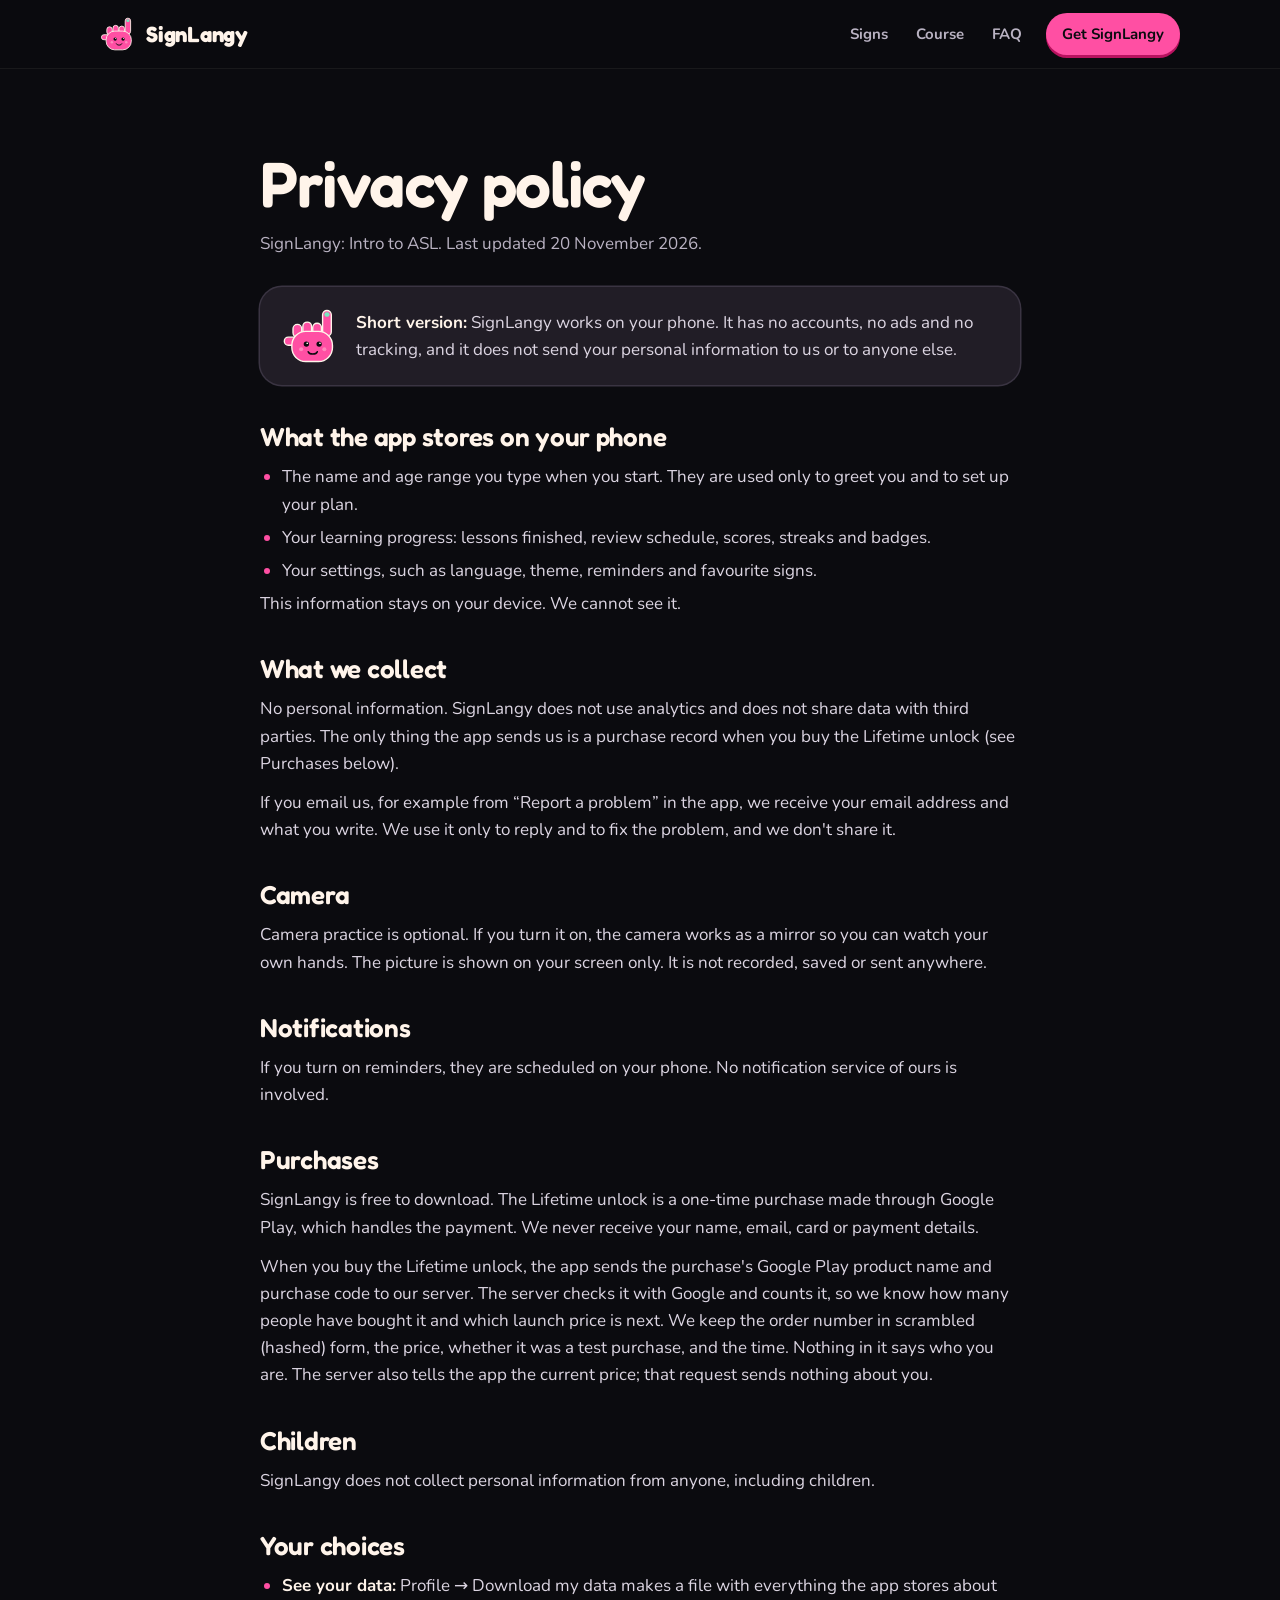
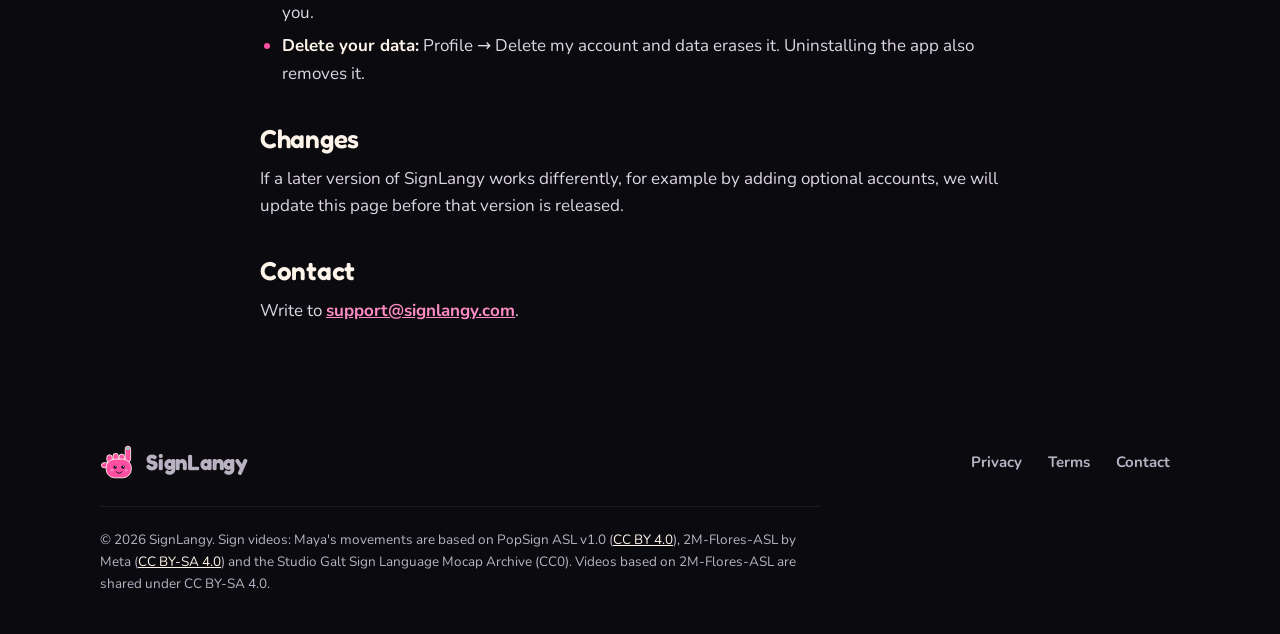
<file: privacy/index.html>
<!doctype html>
<html lang="en">
<head>
<meta charset="utf-8">
<meta name="viewport" content="width=device-width, initial-scale=1">
<title>Privacy policy · SignLangy</title>
<meta name="description" content="SignLangy has no accounts, no ads and no tracking. Your progress stays on your phone.">
<meta name="theme-color" content="#0B0B0F">
<link rel="canonical" href="https://signlangy.com/privacy/">
<link rel="icon" type="image/png" href="/favicon.png">
<link rel="apple-touch-icon" href="/apple-touch-icon.png">
<link rel="preconnect" href="https://fonts.googleapis.com">
<link rel="preconnect" href="https://fonts.gstatic.com" crossorigin>
<link href="https://fonts.googleapis.com/css2?family=Fredoka:wght@500;600;700&family=Nunito:wght@400;600;700;800&display=swap" rel="stylesheet">
<link rel="stylesheet" href="/style.css">
</head>
<body>

<!-- Pinky, drawn from the same shapes as the app's mascot -->
<svg width="0" height="0" style="position:absolute" aria-hidden="true">
  <defs>
    <g id="pk-body">
      <g fill="#FF4FA3" stroke="#FFF4EA" stroke-width="2.4">
        <rect x="70" y="6" width="15" height="44" rx="7.5"/>
        <rect x="53" y="28" width="15" height="22" rx="7.5"/>
        <rect x="36" y="26" width="15" height="24" rx="7.5"/>
        <rect x="19" y="30" width="15" height="22" rx="7.5"/>
        <rect x="4" y="52" width="26" height="14" rx="7"/>
        <rect x="17" y="42" width="70" height="52" rx="24"/>
      </g>
      <rect x="73" y="9" width="9" height="8" rx="4" fill="#79E8C0"/>
      <circle cx="33" cy="73" r="3.5" fill="#FFF4EA" fill-opacity=".35"/>
      <circle cx="73" cy="73" r="3.5" fill="#FFF4EA" fill-opacity=".35"/>
    </g>
    <g id="pk-eyes">
      <circle cx="42" cy="64" r="4.6" fill="#0B0B0F"/><circle cx="64" cy="64" r="4.6" fill="#0B0B0F"/>
      <circle cx="43.5" cy="62.5" r="1.5" fill="#FFF4EA"/><circle cx="65.5" cy="62.5" r="1.5" fill="#FFF4EA"/>
    </g>
    <symbol id="pinky" viewBox="0 0 100 100">
      <use href="#pk-body"/><use href="#pk-eyes"/>
      <path d="M60.84 76.99A8 5 0 0 1 45.16 76.99" fill="none" stroke="#0B0B0F" stroke-width="2.6" stroke-linecap="round"/>
    </symbol>
    <symbol id="pinky-cheer" viewBox="0 0 100 100">
      <use href="#pk-body"/><use href="#pk-eyes"/>
      <path d="M61 76A8 5 0 0 1 45 76Z" fill="#0B0B0F"/>
    </symbol>
    <symbol id="pinky-think" viewBox="0 0 100 100">
      <use href="#pk-body"/>
      <circle cx="42" cy="62" r="4.6" fill="#0B0B0F"/><circle cx="64" cy="62" r="4.6" fill="#0B0B0F"/>
      <circle cx="43.5" cy="60.5" r="1.5" fill="#FFF4EA"/><circle cx="65.5" cy="60.5" r="1.5" fill="#FFF4EA"/>
      <path d="M47 78 59 76" stroke="#0B0B0F" stroke-width="2.6" stroke-linecap="round"/>
    </symbol>
    <symbol id="gplay" viewBox="0 0 24 24">
      <path fill="#00D7FE" d="M3.6 2.3c-.2.2-.3.6-.3 1v17.4c0 .4.1.8.3 1l9.6-9.7L3.6 2.3z"/>
      <path fill="#FFCE00" d="M16.4 15.2 13.2 12l3.2-3.2 3.9 2.2c1.1.6 1.1 1.6 0 2.2l-3.9 2z"/>
      <path fill="#FF3A44" d="M16.4 15.2 13.2 12l-9.6 9.7c.4.4 1 .4 1.7 0l11.1-6.5z"/>
      <path fill="#00F076" d="M16.4 8.8 5.3 2.3c-.7-.4-1.3-.4-1.7 0l9.6 9.7 3.2-3.2z"/>
    </symbol>
    <symbol id="i-play" viewBox="0 0 24 24"><path d="M8 5.5v13l10.5-6.5z" fill="currentColor"/></symbol>
    <symbol id="i-pause" viewBox="0 0 24 24"><rect x="6" y="5" width="4.2" height="14" rx="1.5" fill="currentColor"/><rect x="13.8" y="5" width="4.2" height="14" rx="1.5" fill="currentColor"/></symbol>
    <symbol id="i-check" viewBox="0 0 24 24"><circle cx="12" cy="12" r="11" fill="#E3F7EF"/><path d="m7.5 12.3 3 3 6-6.6" fill="none" stroke="#0B7353" stroke-width="2.4" stroke-linecap="round" stroke-linejoin="round"/></symbol>
  </defs>
</svg>

<header class="top">
  <div class="wrap">
    <a class="brand" href="/" aria-label="SignLangy home"><svg aria-hidden="true"><use href="#pinky"/></svg>SignLangy</a>
    <nav class="nav" aria-label="Main">
      <a href="/#signs">Signs</a>
      <a href="/#course">Course</a>
      <a href="/#faq">FAQ</a>
      <a class="pill" href="/#get">Get SignLangy</a>
    </nav>
  </div>
</header>

<main>
<article class="legal"><div class="wrap"><div class="paper">
<h1>Privacy policy</h1>
<p class="date">SignLangy: Intro to ASL. Last updated 20 November 2026.</p>
<div class="short"><svg viewBox="0 0 100 100" aria-hidden="true"><use href="#pinky"/></svg><p><strong>Short version:</strong> SignLangy works on your phone. It has no accounts, no ads and no tracking, and it does not send your personal information to us or to anyone else.</p></div>
<h2>What the app stores on your phone</h2>
<ul>
<li>The name and age range you type when you start. They are used only to greet you and to set up your plan.</li>
<li>Your learning progress: lessons finished, review schedule, scores, streaks and badges.</li>
<li>Your settings, such as language, theme, reminders and favourite signs.</li>
</ul>
<p>This information stays on your device. We cannot see it.</p>

<h2>What we collect</h2>
<p>No personal information. SignLangy does not use analytics and does not share data with third parties. The only thing the app sends us is a purchase record when you buy the Lifetime unlock (see Purchases below).</p>
<p>If you email us, for example from “Report a problem” in the app, we receive your email address and what you write. We use it only to reply and to fix the problem, and we don't share it.</p>

<h2>Camera</h2>
<p>Camera practice is optional. If you turn it on, the camera works as a mirror so you can watch your own hands. The picture is shown on your screen only. It is not recorded, saved or sent anywhere.</p>

<h2>Notifications</h2>
<p>If you turn on reminders, they are scheduled on your phone. No notification service of ours is involved.</p>

<h2>Purchases</h2>
<p>SignLangy is free to download. The Lifetime unlock is a one-time purchase made through Google Play, which handles the payment. We never receive your name, email, card or payment details.</p>
<p>When you buy the Lifetime unlock, the app sends the purchase's Google Play product name and purchase code to our server. The server checks it with Google and counts it, so we know how many people have bought it and which launch price is next. We keep the order number in scrambled (hashed) form, the price, whether it was a test purchase, and the time. Nothing in it says who you are. The server also tells the app the current price; that request sends nothing about you.</p>

<h2>Children</h2>
<p>SignLangy does not collect personal information from anyone, including children.</p>

<h2>Your choices</h2>
<ul>
<li><strong>See your data:</strong> Profile → Download my data makes a file with everything the app stores about you.</li>
<li><strong>Delete your data:</strong> Profile → Delete my account and data erases it. Uninstalling the app also removes it.</li>
</ul>

<h2>Changes</h2>
<p>If a later version of SignLangy works differently, for example by adding optional accounts, we will update this page before that version is released.</p>

<h2>Contact</h2>
<p>Write to <a href="mailto:support@signlangy.com">support@signlangy.com</a>.</p>
</div></div></article>
</main>

<footer>
  <div class="wrap">
    <div class="row">
      <a class="brand" href="/" aria-label="SignLangy home"><svg aria-hidden="true"><use href="#pinky"/></svg>SignLangy</a>
      <nav aria-label="Footer">
        <a href="/privacy/">Privacy</a>
        <a href="/terms/">Terms</a>
        <a href="mailto:support@signlangy.com">Contact</a>
      </nav>
    </div>
    <p class="credits">© <span class="year">2026</span> SignLangy. Sign videos: Maya's movements are based on PopSign ASL v1.0 (<a href="https://creativecommons.org/licenses/by/4.0/">CC BY 4.0</a>), 2M-Flores-ASL by Meta (<a href="https://creativecommons.org/licenses/by-sa/4.0/">CC BY-SA 4.0</a>) and the Studio Galt Sign Language Mocap Archive (CC0). Videos based on 2M-Flores-ASL are shared under CC BY-SA 4.0.</p>
  </div>
</footer>

<script>document.querySelectorAll('.year').forEach(e=>e.textContent=new Date().getFullYear())</script>
</body>
</html>
</file>
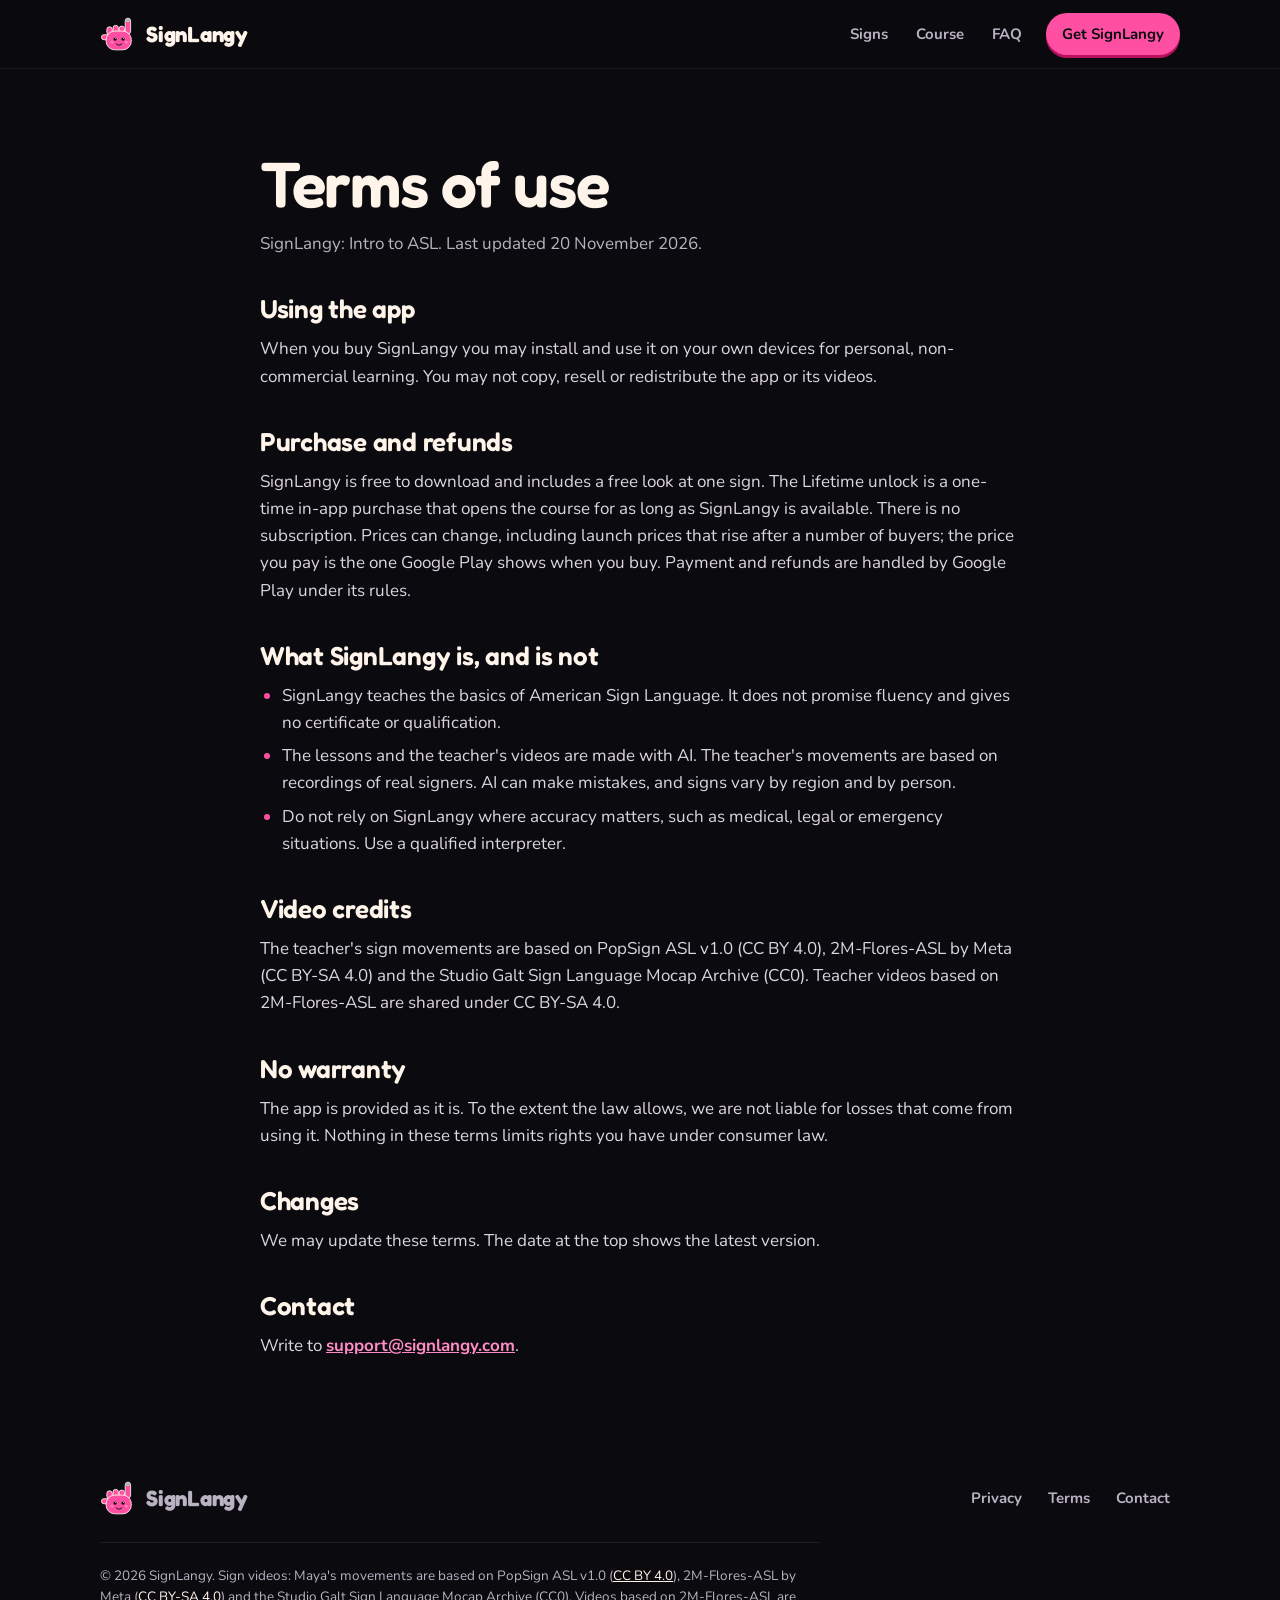
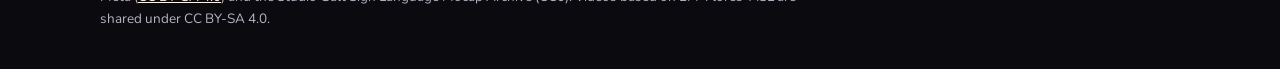
<file: terms/index.html>
<!doctype html>
<html lang="en">
<head>
<meta charset="utf-8">
<meta name="viewport" content="width=device-width, initial-scale=1">
<title>Terms of use · SignLangy</title>
<meta name="description" content="Terms for using SignLangy: Intro to ASL.">
<meta name="theme-color" content="#0B0B0F">
<link rel="canonical" href="https://signlangy.com/terms/">
<link rel="icon" type="image/png" href="/favicon.png">
<link rel="apple-touch-icon" href="/apple-touch-icon.png">
<link rel="preconnect" href="https://fonts.googleapis.com">
<link rel="preconnect" href="https://fonts.gstatic.com" crossorigin>
<link href="https://fonts.googleapis.com/css2?family=Fredoka:wght@500;600;700&family=Nunito:wght@400;600;700;800&display=swap" rel="stylesheet">
<link rel="stylesheet" href="/style.css">
</head>
<body>

<!-- Pinky, drawn from the same shapes as the app's mascot -->
<svg width="0" height="0" style="position:absolute" aria-hidden="true">
  <defs>
    <g id="pk-body">
      <g fill="#FF4FA3" stroke="#FFF4EA" stroke-width="2.4">
        <rect x="70" y="6" width="15" height="44" rx="7.5"/>
        <rect x="53" y="28" width="15" height="22" rx="7.5"/>
        <rect x="36" y="26" width="15" height="24" rx="7.5"/>
        <rect x="19" y="30" width="15" height="22" rx="7.5"/>
        <rect x="4" y="52" width="26" height="14" rx="7"/>
        <rect x="17" y="42" width="70" height="52" rx="24"/>
      </g>
      <rect x="73" y="9" width="9" height="8" rx="4" fill="#79E8C0"/>
      <circle cx="33" cy="73" r="3.5" fill="#FFF4EA" fill-opacity=".35"/>
      <circle cx="73" cy="73" r="3.5" fill="#FFF4EA" fill-opacity=".35"/>
    </g>
    <g id="pk-eyes">
      <circle cx="42" cy="64" r="4.6" fill="#0B0B0F"/><circle cx="64" cy="64" r="4.6" fill="#0B0B0F"/>
      <circle cx="43.5" cy="62.5" r="1.5" fill="#FFF4EA"/><circle cx="65.5" cy="62.5" r="1.5" fill="#FFF4EA"/>
    </g>
    <symbol id="pinky" viewBox="0 0 100 100">
      <use href="#pk-body"/><use href="#pk-eyes"/>
      <path d="M60.84 76.99A8 5 0 0 1 45.16 76.99" fill="none" stroke="#0B0B0F" stroke-width="2.6" stroke-linecap="round"/>
    </symbol>
    <symbol id="pinky-cheer" viewBox="0 0 100 100">
      <use href="#pk-body"/><use href="#pk-eyes"/>
      <path d="M61 76A8 5 0 0 1 45 76Z" fill="#0B0B0F"/>
    </symbol>
    <symbol id="pinky-think" viewBox="0 0 100 100">
      <use href="#pk-body"/>
      <circle cx="42" cy="62" r="4.6" fill="#0B0B0F"/><circle cx="64" cy="62" r="4.6" fill="#0B0B0F"/>
      <circle cx="43.5" cy="60.5" r="1.5" fill="#FFF4EA"/><circle cx="65.5" cy="60.5" r="1.5" fill="#FFF4EA"/>
      <path d="M47 78 59 76" stroke="#0B0B0F" stroke-width="2.6" stroke-linecap="round"/>
    </symbol>
    <symbol id="gplay" viewBox="0 0 24 24">
      <path fill="#00D7FE" d="M3.6 2.3c-.2.2-.3.6-.3 1v17.4c0 .4.1.8.3 1l9.6-9.7L3.6 2.3z"/>
      <path fill="#FFCE00" d="M16.4 15.2 13.2 12l3.2-3.2 3.9 2.2c1.1.6 1.1 1.6 0 2.2l-3.9 2z"/>
      <path fill="#FF3A44" d="M16.4 15.2 13.2 12l-9.6 9.7c.4.4 1 .4 1.7 0l11.1-6.5z"/>
      <path fill="#00F076" d="M16.4 8.8 5.3 2.3c-.7-.4-1.3-.4-1.7 0l9.6 9.7 3.2-3.2z"/>
    </symbol>
    <symbol id="i-play" viewBox="0 0 24 24"><path d="M8 5.5v13l10.5-6.5z" fill="currentColor"/></symbol>
    <symbol id="i-pause" viewBox="0 0 24 24"><rect x="6" y="5" width="4.2" height="14" rx="1.5" fill="currentColor"/><rect x="13.8" y="5" width="4.2" height="14" rx="1.5" fill="currentColor"/></symbol>
    <symbol id="i-check" viewBox="0 0 24 24"><circle cx="12" cy="12" r="11" fill="#E3F7EF"/><path d="m7.5 12.3 3 3 6-6.6" fill="none" stroke="#0B7353" stroke-width="2.4" stroke-linecap="round" stroke-linejoin="round"/></symbol>
  </defs>
</svg>

<header class="top">
  <div class="wrap">
    <a class="brand" href="/" aria-label="SignLangy home"><svg aria-hidden="true"><use href="#pinky"/></svg>SignLangy</a>
    <nav class="nav" aria-label="Main">
      <a href="/#signs">Signs</a>
      <a href="/#course">Course</a>
      <a href="/#faq">FAQ</a>
      <a class="pill" href="/#get">Get SignLangy</a>
    </nav>
  </div>
</header>

<main>
<article class="legal"><div class="wrap"><div class="paper">
<h1>Terms of use</h1>
<p class="date">SignLangy: Intro to ASL. Last updated 20 November 2026.</p>
<h2>Using the app</h2>
<p>When you buy SignLangy you may install and use it on your own devices for personal, non-commercial learning. You may not copy, resell or redistribute the app or its videos.</p>

<h2>Purchase and refunds</h2>
<p>SignLangy is free to download and includes a free look at one sign. The Lifetime unlock is a one-time in-app purchase that opens the course for as long as SignLangy is available. There is no subscription. Prices can change, including launch prices that rise after a number of buyers; the price you pay is the one Google Play shows when you buy. Payment and refunds are handled by Google Play under its rules.</p>

<h2>What SignLangy is, and is not</h2>
<ul>
<li>SignLangy teaches the basics of American Sign Language. It does not promise fluency and gives no certificate or qualification.</li>
<li>The lessons and the teacher's videos are made with AI. The teacher's movements are based on recordings of real signers. AI can make mistakes, and signs vary by region and by person.</li>
<li>Do not rely on SignLangy where accuracy matters, such as medical, legal or emergency situations. Use a qualified interpreter.</li>
</ul>

<h2>Video credits</h2>
<p>The teacher's sign movements are based on PopSign ASL v1.0 (CC BY 4.0), 2M-Flores-ASL by Meta (CC BY-SA 4.0) and the Studio Galt Sign Language Mocap Archive (CC0). Teacher videos based on 2M-Flores-ASL are shared under CC BY-SA 4.0.</p>

<h2>No warranty</h2>
<p>The app is provided as it is. To the extent the law allows, we are not liable for losses that come from using it. Nothing in these terms limits rights you have under consumer law.</p>

<h2>Changes</h2>
<p>We may update these terms. The date at the top shows the latest version.</p>

<h2>Contact</h2>
<p>Write to <a href="mailto:support@signlangy.com">support@signlangy.com</a>.</p>
</div></div></article>
</main>

<footer>
  <div class="wrap">
    <div class="row">
      <a class="brand" href="/" aria-label="SignLangy home"><svg aria-hidden="true"><use href="#pinky"/></svg>SignLangy</a>
      <nav aria-label="Footer">
        <a href="/privacy/">Privacy</a>
        <a href="/terms/">Terms</a>
        <a href="mailto:support@signlangy.com">Contact</a>
      </nav>
    </div>
    <p class="credits">© <span class="year">2026</span> SignLangy. Sign videos: Maya's movements are based on PopSign ASL v1.0 (<a href="https://creativecommons.org/licenses/by/4.0/">CC BY 4.0</a>), 2M-Flores-ASL by Meta (<a href="https://creativecommons.org/licenses/by-sa/4.0/">CC BY-SA 4.0</a>) and the Studio Galt Sign Language Mocap Archive (CC0). Videos based on 2M-Flores-ASL are shared under CC BY-SA 4.0.</p>
  </div>
</footer>

<script>document.querySelectorAll('.year').forEach(e=>e.textContent=new Date().getFullYear())</script>
</body>
</html>
</file>
<file: style.css>
/* SignLangy website. Colours and shapes come from the app's own theme
   (Classic for the dark parts, Daylight for the light parts). */

:root {
  --ink: #0B0B0F;
  --surface: #17151C;
  --card: #211D26;
  --card-2: #2A2531;
  --outline: #3A3442;
  --pink: #FF4FA3;
  --pink-soft: #FF8CC4;
  --mint: #79E8C0;
  --lav: #A98BFF;
  --cream: #FFF4EA;
  --muted: #B9B2C2;
  --warm: #FFC96B;

  --day-bg: #FFF8F2;
  --day-card: #F6ECE4;
  --day-white: #FFFFFF;
  --day-ink: #1E1922;
  --day-muted: #5C5263;
  --day-pink: #B8125F;
  --day-lav: #5B3FC4;
  --day-mint: #0B7353;
  --day-line: #EADDD2;

  --display: "Fredoka", "Nunito", ui-rounded, system-ui, sans-serif;
  --body: "Nunito", ui-rounded, system-ui, -apple-system, "Segoe UI", sans-serif;

  --wrap: 1160px;
  --gutter: clamp(16px, 4vw, 40px);
  --r-lg: 32px;
  --r-md: 22px;
  --r-sm: 14px;
  --shadow-pop: 0 2px 0 rgba(255, 255, 255, .04) inset, 0 24px 60px -24px rgba(0, 0, 0, .7);
}

*, *::before, *::after { box-sizing: border-box; }
html { overflow-x: clip; -webkit-text-size-adjust: 100%; scroll-behavior: smooth; scroll-padding-top: 84px; }
body {
  margin: 0;
  background: var(--ink);
  color: var(--cream);
  font: 400 17px/1.6 var(--body);
  -webkit-font-smoothing: antialiased;
  overflow-x: hidden;
}
img, video, svg { display: block; max-width: 100%; }
img { height: auto; }
a { color: inherit; }
button { font: inherit; color: inherit; }
h1, h2, h3 { font-family: var(--display); font-weight: 600; line-height: 1.08; margin: 0; letter-spacing: -.01em; }
p { margin: 0; }
:focus-visible { outline: 3px solid var(--mint); outline-offset: 3px; border-radius: 10px; }
.wrap { max-width: var(--wrap); margin: 0 auto; padding: 0 var(--gutter); }
.sr { position: absolute; width: 1px; height: 1px; overflow: hidden; clip: rect(0 0 0 0); white-space: nowrap; }

/* ---------- top bar ---------- */
.top {
  position: sticky; top: 0; z-index: 50;
  background: rgba(11, 11, 15, .78);
  backdrop-filter: saturate(1.4) blur(14px);
  -webkit-backdrop-filter: saturate(1.4) blur(14px);
  border-bottom: 1px solid rgba(255, 244, 234, .06);
}
.top .wrap { display: flex; align-items: center; gap: 18px; height: 68px; }
.brand { display: flex; align-items: center; gap: 10px; text-decoration: none; font: 700 22px/1 var(--display); letter-spacing: -.01em; }
.brand svg { width: 36px; height: 36px; transition: transform .35s cubic-bezier(.3, 1.6, .5, 1); }
.brand:hover svg { transform: rotate(-12deg) scale(1.06); }
.nav { margin-left: auto; display: flex; align-items: center; gap: 4px; }
.nav a { text-decoration: none; font-weight: 700; font-size: 15px; color: var(--muted); padding: 8px 12px; border-radius: 999px; transition: color .2s, background .2s; }
.nav a:hover { color: var(--cream); background: rgba(255, 244, 234, .06); }
.nav a.pill { color: var(--ink); background: var(--pink); margin-left: 8px; padding: 9px 16px; box-shadow: 0 3px 0 #B8125F; }
.nav a.pill:hover { background: var(--pink-soft); color: var(--ink); }

/* ---------- buttons & badges ---------- */
.btn {
  display: inline-flex; align-items: center; gap: 10px;
  font: 800 16px/1 var(--body); text-decoration: none;
  padding: 16px 22px; border-radius: 18px; border: 0; cursor: pointer;
  background: var(--pink); color: var(--ink);
  box-shadow: 0 4px 0 #B8125F;
  transition: transform .15s, box-shadow .15s, background .2s;
}
.btn:hover { background: var(--pink-soft); }
.btn:active { transform: translateY(3px); box-shadow: 0 1px 0 #B8125F; }
.btn.ghost { background: transparent; color: var(--cream); box-shadow: inset 0 0 0 2px var(--outline); }
.btn.ghost:hover { box-shadow: inset 0 0 0 2px var(--muted); }

.store {
  display: inline-flex; align-items: center; gap: 12px;
  padding: 12px 20px 12px 16px; border-radius: 16px;
  background: #000; color: #fff; text-decoration: none;
  box-shadow: inset 0 0 0 1.5px rgba(255, 255, 255, .22);
}
.store svg { width: 26px; height: 26px; }
.store span { display: flex; flex-direction: column; font: 700 19px/1.05 var(--body); letter-spacing: -.01em; }
.store small { font: 600 11px/1.3 var(--body); letter-spacing: .02em; opacity: .8; text-transform: uppercase; }

.chip {
  display: inline-flex; align-items: center; gap: 6px;
  font: 800 13px/1 var(--body); letter-spacing: .02em;
  padding: 7px 12px; border-radius: 999px;
  background: var(--card); color: var(--cream);
}

/* ---------- hero ---------- */
.hero { position: relative; padding: clamp(36px, 7vw, 84px) 0 clamp(60px, 8vw, 110px); }
.hero .wrap { display: grid; grid-template-columns: 1.05fr .95fr; gap: clamp(28px, 5vw, 64px); align-items: center; }
.eyebrow {
  display: inline-flex; align-items: center; gap: 8px;
  font: 800 13px/1 var(--body); letter-spacing: .14em; text-transform: uppercase;
  color: var(--mint); margin-bottom: 22px;
}
.eyebrow::before { content: ""; width: 22px; height: 8px; border-radius: 4px; background: var(--mint); }
.hero h1 { font-size: clamp(46px, 7.2vw, 92px); font-weight: 600; letter-spacing: -.025em; line-height: .98; }
.hero h1 .hands { position: relative; color: var(--pink); white-space: nowrap; }
.hero h1 .hands svg { position: absolute; left: -2%; right: -2%; bottom: -.16em; width: 104%; height: .32em; overflow: visible; }
.lede { margin-top: 26px; font-size: clamp(18px, 1.6vw, 20px); color: var(--muted); max-width: 33ch; }
.lede strong { color: var(--cream); font-weight: 700; }
.cta-row { display: flex; flex-wrap: wrap; align-items: center; gap: 14px; margin-top: 34px; }
.price-note { margin-top: 18px; font-size: 15px; color: var(--muted); display: flex; flex-wrap: wrap; gap: 6px 16px; }
.price-note b { color: var(--cream); }
.price-note span { display: inline-flex; align-items: center; gap: 6px; }
.price-note span::before { content: ""; width: 7px; height: 7px; border-radius: 50%; background: var(--mint); }

/* the stage on the right: phone, sign card, Pinky */
.stage { position: relative; height: clamp(520px, 52vw, 640px); }
.phone {
  position: absolute; right: 4%; top: 0;
  width: clamp(250px, 24vw, 300px); aspect-ratio: 1206 / 2622;
  border-radius: 46px; padding: 9px;
  background: linear-gradient(160deg, #3b3542, #1b1820 40%, #2a2530);
  box-shadow: 0 0 0 1.5px #4a4350, 0 40px 80px -30px rgba(0, 0, 0, .9), 0 0 0 10px rgba(255, 79, 163, .05);
}
.phone img { width: 100%; height: 100%; object-fit: cover; border-radius: 38px; background: var(--surface); }
.signcard-float {
  position: absolute; left: 0; bottom: 6%;
  width: clamp(190px, 18vw, 230px);
  background: var(--card); border-radius: 26px; padding: 10px 10px 14px;
  box-shadow: 0 0 0 1.5px var(--outline), 0 30px 60px -20px rgba(0, 0, 0, .85);
  transform: rotate(-5deg);
}
.signcard-float video, .signcard-float img { width: 100%; aspect-ratio: 360 / 464; object-fit: cover; border-radius: 18px; background: #b8a3dc; }
.signcard-float .gl { display: flex; align-items: baseline; justify-content: space-between; gap: 8px; padding: 12px 6px 0; }
.signcard-float .gl b { font: 700 22px/1 var(--display); letter-spacing: .02em; }
.signcard-float .gl i { font-style: normal; font-size: 14px; color: var(--muted); }
.signcard-float .live {
  position: absolute; top: 20px; left: 20px;
  font: 800 11px/1 var(--body); letter-spacing: .08em; text-transform: uppercase;
  background: rgba(11, 11, 15, .72); color: var(--cream);
  padding: 6px 9px; border-radius: 999px; display: flex; align-items: center; gap: 6px;
}
.signcard-float .live::before { content: ""; width: 7px; height: 7px; border-radius: 50%; background: var(--pink); animation: blink 1.6s infinite; }
@keyframes blink { 50% { opacity: .25; } }

.pinky-hero { position: absolute; right: -2%; bottom: 4%; width: 118px; transform-origin: 60% 90%; animation: wave 3.2s ease-in-out infinite; }
@keyframes wave { 0%, 60%, 100% { transform: rotate(0); } 68% { transform: rotate(14deg); } 76% { transform: rotate(-8deg); } 84% { transform: rotate(10deg); } 92% { transform: rotate(-4deg); } }
.bubble {
  position: absolute; right: 13%; bottom: 25%;
  background: var(--cream); color: var(--ink);
  font: 700 15px/1.3 var(--body); padding: 12px 15px; border-radius: 18px 18px 6px 18px;
  max-width: 170px; box-shadow: 0 16px 30px -12px rgba(0, 0, 0, .6);
}
.sticker {
  position: absolute; font: 800 13px/1 var(--body); padding: 9px 13px; border-radius: 999px;
  box-shadow: 0 12px 24px -10px rgba(0, 0, 0, .7);
}
.sticker.xp { left: 22%; top: 8%; background: var(--mint); color: var(--ink); transform: rotate(-8deg); }
.sticker.streak { left: 6%; top: 30%; background: var(--card-2); color: var(--warm); transform: rotate(5deg); box-shadow: 0 0 0 1.5px var(--outline), 0 12px 24px -10px rgba(0, 0, 0, .7); }
.sticker.streak svg { display: inline; width: 13px; height: 13px; vertical-align: -2px; margin-right: 4px; }

/* scattered "finger" confetti, the same rounded shapes Pinky is made of */
.confetti { position: absolute; inset: 0; pointer-events: none; overflow: hidden; }
.confetti i { position: absolute; width: 14px; height: 40px; border-radius: 7px; opacity: .9; }

/* ---------- ribbon ---------- */
.ribbon-wrap { overflow: hidden; padding: 18px 0 26px; margin: -28px 0 -16px; position: relative; z-index: 2; }
.ribbon { background: var(--pink); color: var(--ink); transform: rotate(-1.6deg); margin: 0 -40px; overflow: hidden; position: relative; z-index: 2; box-shadow: 0 6px 0 #B8125F; }
.ribbon .track { display: flex; width: max-content; animation: slide 46s linear infinite; }
.ribbon ul { display: flex; gap: 0; margin: 0; padding: 0; list-style: none; }
.ribbon li { font: 700 24px/1 var(--display); letter-spacing: .04em; padding: 16px 0; display: flex; align-items: center; white-space: nowrap; }
.ribbon li::after { content: ""; width: 9px; height: 22px; border-radius: 5px; background: var(--ink); margin: 0 26px; opacity: .85; transform: rotate(14deg); }
@keyframes slide { to { transform: translateX(-50%); } }

/* ---------- sections ---------- */
section { position: relative; padding: clamp(72px, 10vw, 128px) 0; }
.day { background: var(--day-bg); color: var(--day-ink); }
.dark2 { background: var(--surface); }
.kicker { font: 800 13px/1 var(--body); letter-spacing: .14em; text-transform: uppercase; color: var(--pink); margin-bottom: 16px; display: block; }
.day .kicker { color: var(--day-pink); }
.h2 { font-size: clamp(36px, 5vw, 60px); letter-spacing: -.02em; max-width: 20ch; text-wrap: balance; }
.sub { margin-top: 16px; font-size: clamp(17px, 1.5vw, 19px); color: var(--muted); max-width: 54ch; }
.day .sub { color: var(--day-muted); }
.head-row { display: flex; align-items: flex-end; justify-content: space-between; gap: 24px; flex-wrap: wrap; margin-bottom: clamp(36px, 5vw, 56px); }

/* ---------- try a sign ---------- */
.signs { display: grid; grid-template-columns: repeat(6, 1fr); gap: 16px; }
.sign {
  position: relative; display: block; width: 100%; padding: 0; border: 0; cursor: pointer; text-align: left;
  background: var(--day-white); border-radius: 22px; overflow: hidden;
  box-shadow: 0 0 0 1.5px var(--day-line), 0 10px 24px -14px rgba(60, 30, 40, .35);
  transition: transform .25s cubic-bezier(.3, 1.5, .5, 1), box-shadow .25s;
}
.sign:nth-child(4n+1) { transform: rotate(-1.4deg); }
.sign:nth-child(4n+3) { transform: rotate(1.2deg); }
.sign:hover, .sign.on { transform: translateY(-6px) rotate(0); box-shadow: 0 0 0 2.5px var(--day-pink), 0 22px 36px -16px rgba(184, 18, 95, .45); }
.sign video { width: 100%; aspect-ratio: 360 / 464; object-fit: cover; background: #b8a3dc; }
.sign .meta { padding: 10px 12px 12px; display: flex; flex-direction: column; gap: 2px; }
.sign b { font: 700 17px/1.1 var(--display); letter-spacing: .03em; color: var(--day-ink); }
.sign i { font-style: normal; font-size: 13.5px; color: var(--day-muted); }
.sign .play {
  position: absolute; top: 10px; right: 10px; width: 34px; height: 34px; border-radius: 50%;
  background: rgba(255, 255, 255, .92); display: grid; place-items: center;
  box-shadow: 0 4px 12px -4px rgba(0, 0, 0, .35); transition: transform .2s, opacity .2s;
}
.sign .play svg { width: 14px; height: 14px; }
.sign .play .pause { display: none; }
.sign.on .play .go { display: none; }
.sign.on .play .pause { display: block; }

.anatomy {
  margin-top: clamp(40px, 6vw, 64px);
  display: grid; grid-template-columns: 300px 1fr; gap: clamp(22px, 4vw, 48px); align-items: center;
  background: var(--day-white); border-radius: var(--r-lg); padding: clamp(18px, 3vw, 28px);
  box-shadow: 0 0 0 1.5px var(--day-line);
}
.anatomy video { width: 100%; aspect-ratio: 360 / 464; object-fit: cover; border-radius: 22px; background: #b8a3dc; }
.anatomy h3 { font-size: 40px; letter-spacing: .02em; }
.anatomy .means { color: var(--day-muted); margin: 6px 0 22px; }
.parts { display: grid; grid-template-columns: 1fr 1fr; gap: 12px; }
.part { background: var(--day-bg); border-radius: 18px; padding: 14px 16px 15px; display: flex; gap: 12px; }
.part .ic { flex: none; width: 36px; height: 36px; border-radius: 12px; display: grid; place-items: center; background: #F2E3FF; color: var(--day-lav); }
.part .ic svg { width: 20px; height: 20px; }
.part small { display: block; font: 800 12px/1.2 var(--body); letter-spacing: .08em; text-transform: uppercase; color: var(--day-muted); margin-bottom: 3px; }
.part p { font-weight: 600; line-height: 1.4; }
.part.wide, .part.tip { grid-column: 1 / -1; }
.part.tip { background: #E3F7EF; }
.part.tip .ic { background: #C6EEDD; color: var(--day-mint); }

/* ---------- lesson steps ---------- */
.steps { display: grid; grid-template-columns: repeat(3, 1fr); gap: clamp(18px, 3vw, 36px); position: relative; }
.step { position: relative; }
.step .shot {
  border-radius: 34px; padding: 7px; background: linear-gradient(160deg, #3b3542, #1b1820 40%, #2a2530);
  box-shadow: 0 0 0 1.5px #4a4350, 0 30px 60px -30px rgba(0, 0, 0, .9);
  max-width: 280px; margin: 0 auto;
}
.step .shot img { border-radius: 28px; width: 100%; height: auto; aspect-ratio: 1206 / 2622; object-fit: cover; object-position: top; background: var(--card); }
.step:nth-child(2) .shot { transform: translateY(34px); }
.step .num {
  position: absolute; top: -18px; left: calc(50% - 150px); z-index: 2;
  width: 54px; height: 54px; border-radius: 18px; display: grid; place-items: center;
  font: 700 26px/1 var(--display); color: var(--ink); transform: rotate(-8deg);
  box-shadow: 0 10px 20px -8px rgba(0, 0, 0, .7);
}
.step:nth-child(1) .num { background: var(--pink); }
.step:nth-child(2) .num { background: var(--mint); top: 16px; transform: rotate(6deg); }
.step:nth-child(3) .num { background: var(--lav); }
.step h3 { margin-top: 30px; font-size: 26px; text-align: center; }
.step:nth-child(2) h3 { margin-top: 64px; }
.step p { color: var(--muted); text-align: center; margin: 8px auto 0; max-width: 30ch; }
.review-note {
  margin: clamp(48px, 7vw, 72px) auto 0; max-width: 760px;
  display: flex; align-items: center; gap: 18px;
  background: var(--card); border-radius: var(--r-md); padding: 18px 22px;
  box-shadow: 0 0 0 1.5px var(--outline);
}
.review-note svg { flex: none; width: 64px; height: 64px; }
.review-note p { color: var(--muted); }
.review-note b { color: var(--cream); }

/* ---------- course path ---------- */
.path { display: grid; grid-template-columns: repeat(3, 1fr); gap: 18px; counter-reset: unit; }
.unit {
  position: relative; background: var(--card); border-radius: var(--r-md); padding: 22px 22px 20px;
  box-shadow: 0 0 0 1.5px var(--outline);
}
.unit .badge {
  width: 52px; height: 52px; border-radius: 50%; display: grid; place-items: center;
  font: 700 22px/1 var(--display); color: var(--ink); margin-bottom: 16px;
  box-shadow: 0 4px 0 rgba(0, 0, 0, .35);
}
.unit:nth-child(3n+1) .badge { background: var(--pink); }
.unit:nth-child(3n+2) .badge { background: var(--mint); }
.unit:nth-child(3n+3) .badge { background: var(--lav); }
.unit h3 { font-size: 23px; }
.unit ol { list-style: none; margin: 14px 0 0; padding: 0; display: grid; gap: 12px; }
.unit li > span { display: block; font-weight: 700; font-size: 15px; color: var(--muted); margin-bottom: 7px; }
.glosses { display: flex; flex-wrap: wrap; gap: 6px; }
.glosses em {
  font: 600 13px/1 var(--display); letter-spacing: .05em; font-style: normal;
  padding: 6px 9px; border-radius: 9px; background: var(--card-2); color: var(--cream);
}
.course-foot { margin-top: 26px; display: flex; flex-wrap: wrap; gap: 10px; align-items: center; color: var(--muted); font-size: 15px; }

/* ---------- games ---------- */
.games { display: grid; grid-template-columns: 1fr 1fr; gap: clamp(28px, 5vw, 72px); align-items: center; }
.game-list { list-style: none; margin: 32px 0 0; padding: 0; display: grid; gap: 10px; }
.game-list li {
  display: flex; align-items: center; gap: 14px;
  background: var(--day-white); border-radius: 18px; padding: 12px 16px 12px 12px;
  box-shadow: 0 0 0 1.5px var(--day-line);
}
.game-list .gi { flex: none; width: 46px; height: 46px; border-radius: 50%; display: grid; place-items: center; background: #FFE1EF; color: var(--day-pink); }
.game-list .gi svg { width: 22px; height: 22px; }
.game-list b { display: block; font: 600 18px/1.2 var(--display); }
.game-list span { font-size: 15px; color: var(--day-muted); }
.duo { position: relative; height: clamp(520px, 50vw, 600px); }
.duo .phone { width: clamp(220px, 21vw, 262px); }
.duo .phone.a { right: auto; left: 4%; top: 0; transform: rotate(-4deg); }
.duo .phone.b { right: 2%; top: 13%; transform: rotate(4deg); }
.duo .phone { box-shadow: 0 0 0 1.5px #4a4350, 0 40px 70px -30px rgba(40, 10, 30, .55); }
.duo .label {
  position: absolute; z-index: 3; background: var(--day-ink); color: var(--day-bg);
  font: 800 13px/1 var(--body); padding: 9px 13px; border-radius: 999px;
}
.duo .label.l1 { left: 0; bottom: 18%; transform: rotate(-6deg); }
.duo .label.l2 { right: 0; top: 6%; transform: rotate(5deg); background: var(--day-pink); color: #fff; }

/* ---------- honest ---------- */
.bento { display: grid; grid-template-columns: 1.25fr 1fr 1fr; grid-auto-rows: minmax(190px, auto); gap: 16px; }
.tile { background: var(--card); border-radius: var(--r-md); padding: 26px; box-shadow: 0 0 0 1.5px var(--outline); position: relative; overflow: hidden; }
.tile h3 { font-size: 23px; margin-bottom: 10px; }
.tile p { color: var(--muted); }
.tile.big { grid-row: span 2; display: flex; flex-direction: column; justify-content: space-between; background: linear-gradient(180deg, #2a1d2a, var(--card) 70%); }
.tile.big .who { display: flex; align-items: center; gap: 14px; margin-top: 26px; }
.tile.big .who img { width: 76px; height: 76px; border-radius: 50%; object-fit: cover; object-position: 50% 30%; box-shadow: 0 0 0 3px var(--lav); }
.tile.big .who small { display: block; color: var(--muted); font-size: 14px; }
.tile.big .who b { font: 600 20px/1.2 var(--display); }
.tile .mark { width: 42px; height: 42px; border-radius: 14px; display: grid; place-items: center; margin-bottom: 18px; }
.tile .mark svg { width: 22px; height: 22px; }
.tile.wide { grid-column: span 2; display: flex; gap: 22px; align-items: center; }
.tile.wide svg.pk { flex: none; width: 96px; }

/* ---------- price ---------- */
.price-card {
  position: relative; max-width: 880px; margin: 0 auto;
  display: grid; grid-template-columns: 1fr 1fr; gap: 0;
  background: var(--day-white); color: var(--day-ink); border-radius: 36px; overflow: hidden;
  box-shadow: 0 0 0 1.5px var(--day-line), 0 40px 80px -40px rgba(60, 30, 40, .45);
}
.price-card .l { padding: clamp(28px, 4vw, 48px); background: var(--day-ink); color: var(--cream); position: relative; overflow: hidden; }
.price-card .l .amount { font: 600 clamp(46px, 6vw, 68px)/1 var(--display); letter-spacing: -.03em; margin-top: 18px; }
.price-card .l .amount sup { font-size: .42em; vertical-align: .9em; margin-right: 2px; }
.price-card .l .once { color: var(--mint); font-weight: 800; margin-top: 6px; }
.price-card .l p.small { color: var(--muted); font-size: 15px; margin-top: 18px; max-width: 28ch; }
.price-card .l svg.pk { position: absolute; right: -10px; bottom: -14px; width: 150px; transform: rotate(-10deg); }
.price-card .r { padding: clamp(28px, 4vw, 48px); }
.price-card ul { list-style: none; margin: 0 0 28px; padding: 0; display: grid; gap: 12px; }
.price-card li { display: flex; gap: 12px; align-items: flex-start; font-weight: 600; }
.price-card li svg { flex: none; width: 24px; height: 24px; margin-top: 1px; }
.price-card .r .store { background: var(--day-ink); }
.price-card .r .fine { font-size: 14px; color: var(--day-muted); margin-top: 14px; }

/* ---------- faq ---------- */
.faq-grid { display: grid; grid-template-columns: .8fr 1.2fr; gap: clamp(28px, 5vw, 72px); align-items: start; }
.faq-side { position: sticky; top: 100px; }
.faq-side svg { width: 120px; margin-top: 30px; }
details { background: var(--day-white); border-radius: 20px; margin-bottom: 10px; box-shadow: 0 0 0 1.5px var(--day-line); transition: box-shadow .2s; }
details[open] { box-shadow: 0 0 0 2px var(--day-lav); }
summary { list-style: none; cursor: pointer; padding: 18px 56px 18px 22px; font: 600 19px/1.3 var(--display); position: relative; }
summary::-webkit-details-marker { display: none; }
summary::after {
  content: ""; position: absolute; right: 20px; top: 50%; width: 24px; height: 24px; margin-top: -12px; border-radius: 50%;
  background: var(--day-card) url("data:image/svg+xml,%3Csvg xmlns='http://www.w3.org/2000/svg' viewBox='0 0 24 24'%3E%3Cpath d='M12 7v10M7 12h10' stroke='%231E1922' stroke-width='2.4' stroke-linecap='round'/%3E%3C/svg%3E") center / 16px no-repeat;
  transition: transform .25s;
}
details[open] summary::after { transform: rotate(45deg); background-color: #F2E3FF; }
details p { padding: 0 22px 20px; color: var(--day-muted); }
details p a { color: var(--day-pink); font-weight: 700; }

/* ---------- help ---------- */
.help { padding: 0; }
.help .box {
  display: flex; align-items: center; justify-content: space-between; gap: 24px; flex-wrap: wrap;
  background: var(--pink); color: var(--ink); border-radius: 32px; padding: clamp(26px, 4vw, 44px);
  position: relative; overflow: hidden; box-shadow: 0 8px 0 #B8125F;
}
.help h2 { font-size: clamp(30px, 4vw, 44px); }
.help p { font-weight: 600; margin-top: 8px; max-width: 46ch; }
.help .btn { background: var(--ink); color: var(--cream); box-shadow: 0 4px 0 rgba(0, 0, 0, .35); }
.help .btn:hover { background: #24202a; }

/* ---------- footer ---------- */
footer { padding: clamp(80px, 10vw, 120px) 0 40px; color: var(--muted); font-size: 15px; }
footer .row { display: flex; justify-content: space-between; gap: 24px; flex-wrap: wrap; align-items: center; }
footer nav { display: flex; gap: 6px; flex-wrap: wrap; }
footer nav a { text-decoration: none; font-weight: 700; padding: 6px 10px; border-radius: 10px; }
footer nav a:hover { color: var(--cream); background: rgba(255, 244, 234, .06); }
footer .credits { margin-top: 26px; padding-top: 22px; border-top: 1px solid rgba(255, 244, 234, .08); font-size: 13.5px; line-height: 1.6; max-width: 90ch; }
footer .credits a { color: var(--cream); }

/* ---------- legal pages ---------- */
.legal { padding: clamp(40px, 7vw, 80px) 0 0; }
.legal .paper { max-width: 760px; margin: 0 auto; }
.legal h1 { font-size: clamp(40px, 6vw, 64px); letter-spacing: -.02em; }
.legal .date { color: var(--muted); margin: 12px 0 30px; }
.legal .short {
  background: var(--card); border-radius: var(--r-md); padding: 20px 22px; box-shadow: 0 0 0 1.5px var(--outline);
  display: flex; gap: 16px; align-items: center; margin-bottom: 18px;
}
.legal .short svg { flex: none; width: 58px; }
.legal h2 { font-size: 26px; margin: 38px 0 12px; }
.legal p, .legal li { color: #DCD5E2; }
.legal p + p { margin-top: 12px; }
.legal ul { padding-left: 22px; margin: 0; }
.legal li { margin: 6px 0; }
.legal li::marker { color: var(--pink); }
.legal a { color: var(--pink-soft); font-weight: 700; }
.legal strong { color: var(--cream); }

/* 404 */
.lost { min-height: 70vh; display: grid; place-items: center; text-align: center; padding: 60px 0; }
.lost svg { width: 150px; margin: 0 auto 24px; }
.lost h1 { font-size: clamp(40px, 6vw, 64px); }
.lost p { color: var(--muted); margin: 14px 0 28px; }

/* ---------- motion & small screens ---------- */
.js .reveal { opacity: 0; transform: translateY(18px); transition: opacity .7s ease, transform .7s cubic-bezier(.2, .8, .2, 1); }
.js .reveal.in { opacity: 1; transform: none; }

@media (prefers-reduced-motion: reduce) {
  html { scroll-behavior: auto; }
  .pinky-hero, .ribbon .track, .signcard-float .live::before { animation: none; }
  .js .reveal { opacity: 1; transform: none; transition: none; }
}

@media (max-width: 1020px) {
  .signs { grid-template-columns: repeat(4, 1fr); }
  .path { grid-template-columns: 1fr 1fr; }
  .bento { grid-template-columns: 1fr 1fr; }
  .tile.big { grid-row: auto; grid-column: span 2; }
}

@media (max-width: 860px) {
  .nav a:not(.pill) { display: none; }
  .hero .wrap { grid-template-columns: 1fr; }
  .stage { height: 560px; max-width: 460px; width: 100%; margin: 0 auto; }
  .anatomy { grid-template-columns: 1fr; }
  .anatomy video { max-width: 280px; }
  .steps { grid-template-columns: 1fr; gap: 64px; }
  .step:nth-child(2) .shot { transform: none; }
  .step:nth-child(2) .num { top: -18px; transform: rotate(6deg); }
  .step:nth-child(2) h3 { margin-top: 30px; }
  .step .shot { max-width: 250px; }
  .step .num { left: calc(50% - 140px); }
  .games { grid-template-columns: 1fr; }
  .duo { max-width: 520px; width: 100%; margin: 0 auto; }
  .faq-grid { grid-template-columns: 1fr; }
  .faq-side { position: static; }
  .faq-side svg { display: none; }
  .price-card { grid-template-columns: 1fr; }
}

@media (max-width: 560px) {
  body { font-size: 16px; }
  .confetti i:nth-child(1), .confetti i:nth-child(2), .confetti i:nth-child(4) { display: none; }
  .top .wrap { height: 60px; }
  .brand { font-size: 20px; }
  .brand svg { width: 32px; height: 32px; }
  .nav a.pill { padding: 8px 13px; font-size: 14px; }
  .stage { height: 500px; }
  .phone { width: 220px; right: 0; border-radius: 38px; padding: 7px; }
  .phone img { border-radius: 32px; }
  .signcard-float { width: 160px; bottom: 4%; padding: 8px 8px 12px; border-radius: 22px; }
  .signcard-float .gl b { font-size: 18px; }
  .signcard-float .gl i { font-size: 12.5px; }
  .pinky-hero { width: 84px; right: -4px; bottom: 0; }
  .bubble { right: 18%; bottom: 17%; font-size: 13.5px; max-width: 140px; padding: 10px 12px; }
  .sticker.xp { left: 10%; top: 4%; }
  .sticker.streak { left: 0; top: 24%; }
  .ribbon li { font-size: 19px; padding: 13px 0; }
  .signs { grid-template-columns: repeat(2, 1fr); gap: 12px; }
  .parts { grid-template-columns: 1fr; }
  .anatomy h3 { font-size: 32px; }
  .path { grid-template-columns: 1fr; }
  .bento { grid-template-columns: 1fr; }
  .tile.big, .tile.wide { grid-column: auto; }
  .tile.wide { flex-direction: column; align-items: flex-start; }
  .tile.wide svg.pk { width: 76px; }
  .duo { height: 480px; }
  .duo .phone { width: 190px; }
  .review-note { flex-direction: column; text-align: center; }
  .price-card .l svg.pk { width: 84px; top: 118px; right: 20px; bottom: auto; transform: rotate(10deg); }
  .store span { font-size: 17px; }
}
</file>
